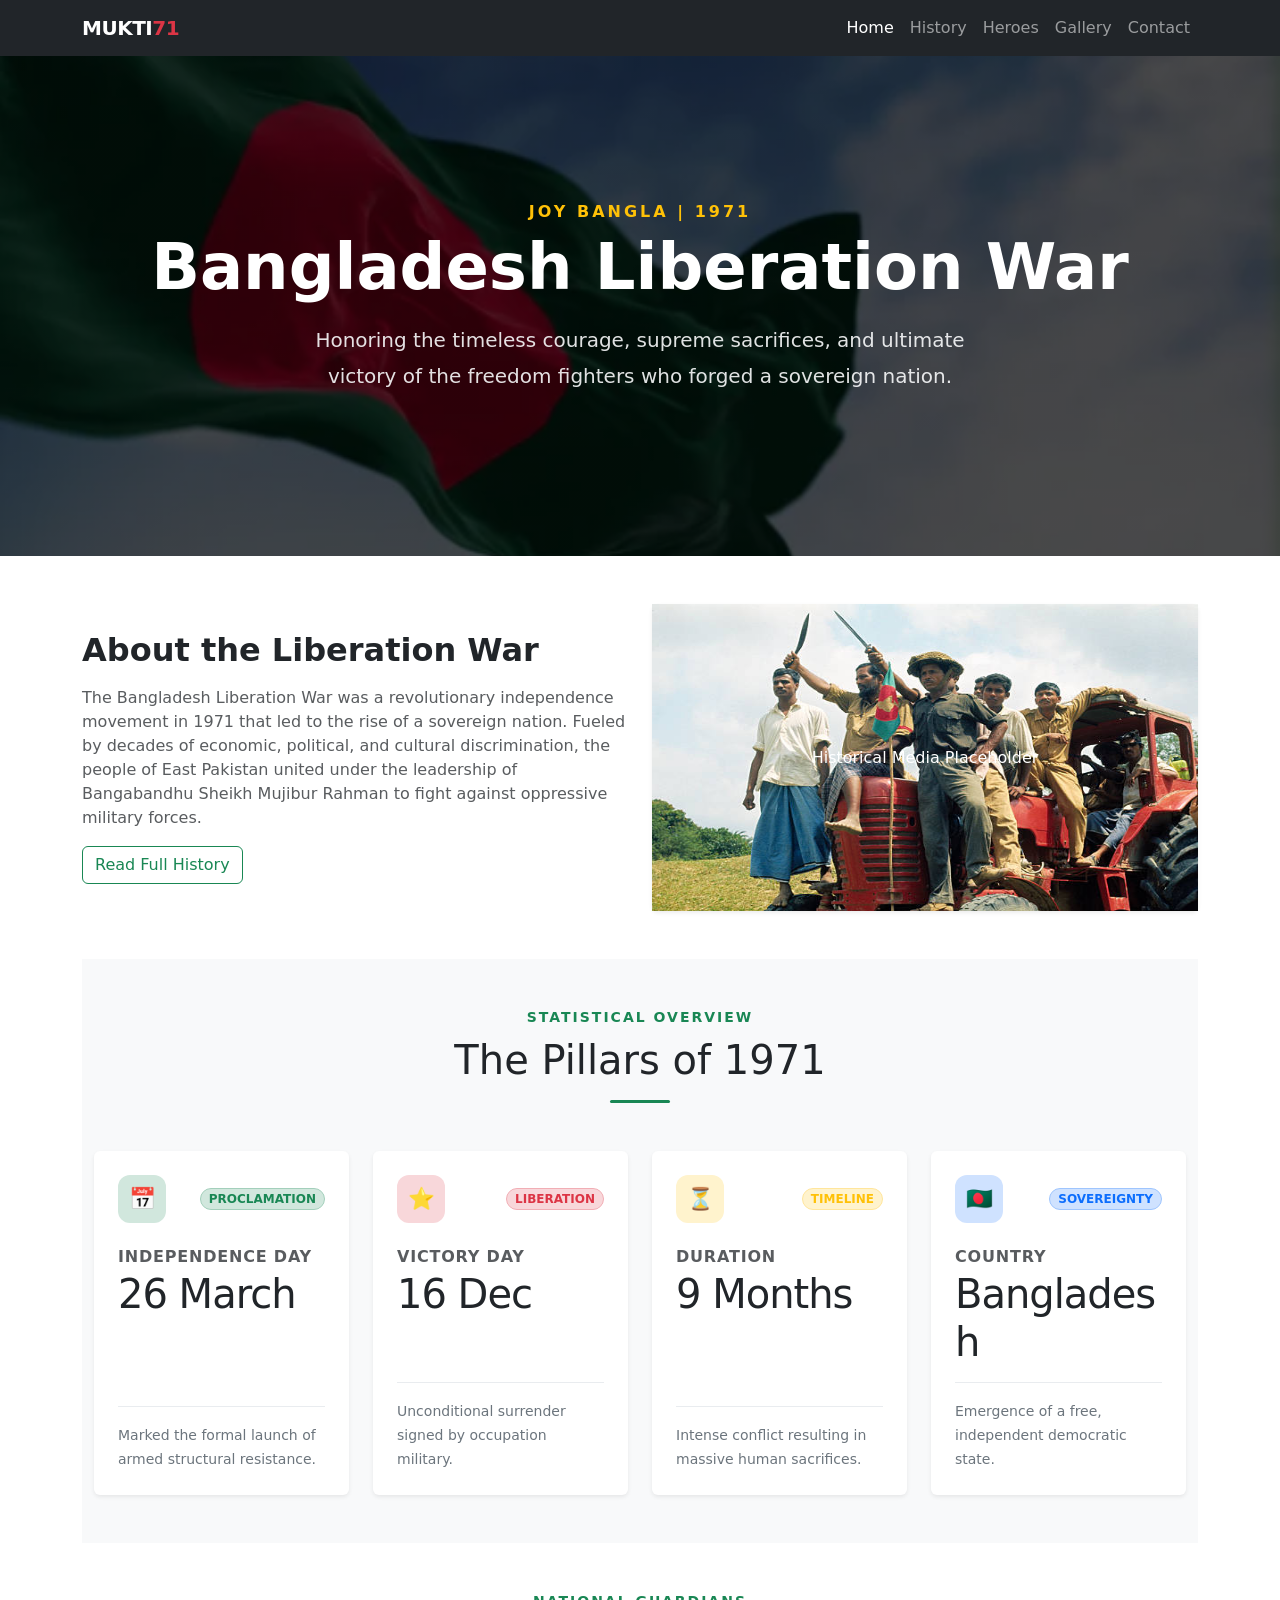
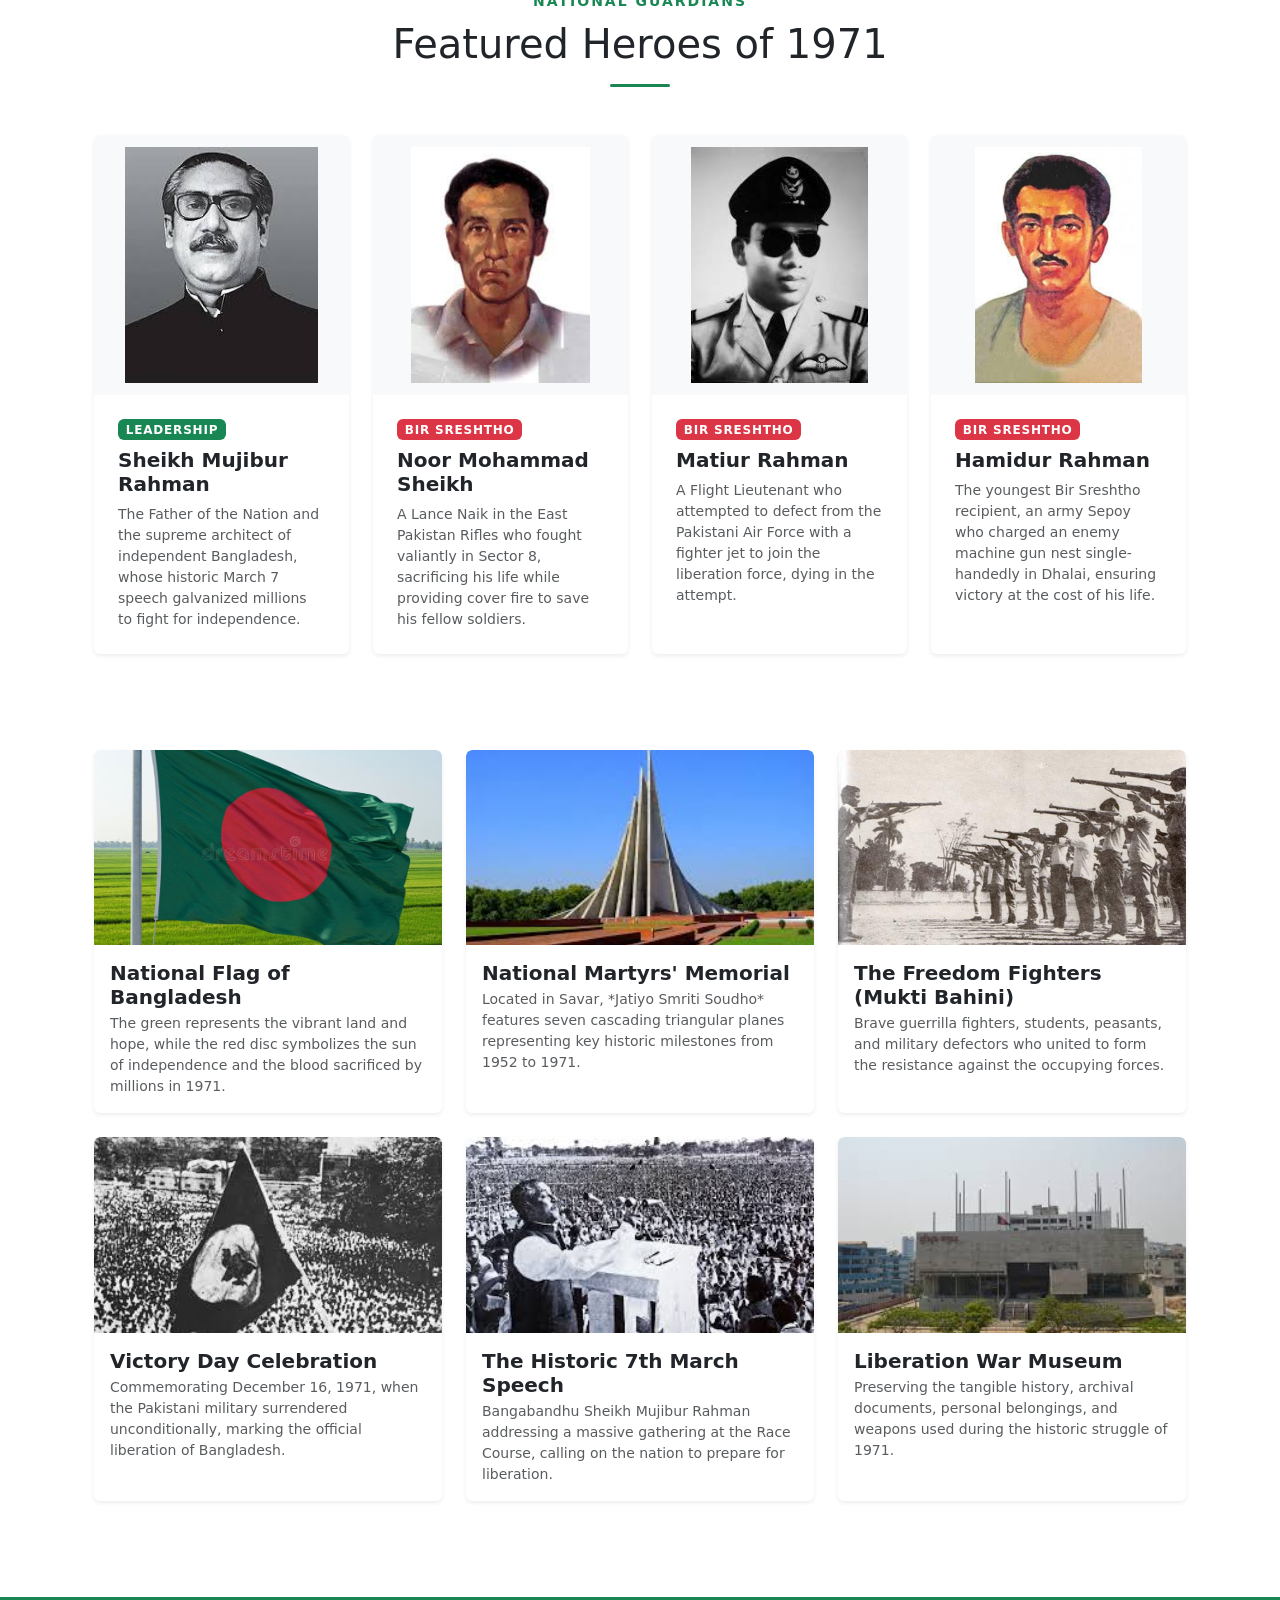
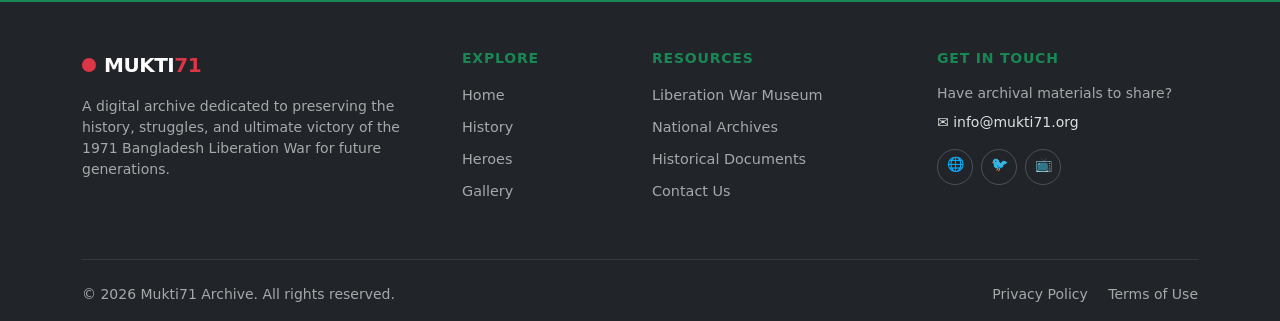
<file: index.html>
<!DOCTYPE html>
<html lang="en">

<head>
    <meta charset="UTF-8">
    <meta name="viewport" content="width=device-width, initial-scale=1.0">
    <title>Liberation War</title>
    <link rel="stylesheet" href="css/style.css">
    <link rel="stylesheet" href="bootstrap-5.3.8-dist/css/bootstrap.min.css">
</head>

<body>

    <nav class="navbar navbar-expand-lg navbar-dark bg-dark sticky-top">
        <div class="container">
            <a class="navbar-brand d-flex align-items-center" href="index.html">
                <span class="fw-bold tracking-tight">MUKTI<span class="text-danger">71</span></span>
            </a>

            <button class="navbar-toggler" type="button" data-bs-toggle="collapse" data-bs-target="#mainNavbar"
                aria-controls="mainNavbar" aria-expanded="false" aria-label="Toggle navigation">
                <span class="navbar-toggler-icon"></span>
            </button>

            <div class="collapse navbar-collapse" id="mainNavbar">
                <ul class="navbar-nav ms-auto mb-2 mb-lg-0">
                    <li class="nav-item">
                        <a class="nav-link active" aria-current="page" href="index.html">Home</a>
                    </li>
                    <li class="nav-item">
                        <a class="nav-link" href="history.html">History</a>
                    </li>
                    <li class="nav-item">
                        <a class="nav-link" href="heroes.html">Heroes</a>
                    </li>
                    <li class="nav-item">
                        <a class="nav-link" href="gallery.html">Gallery</a>
                    </li>
                    <li class="nav-item">
                        <a class="nav-link" href="contact.html">Contact</a>
                    </li>
                </ul>
            </div>
        </div>
    </nav>

    <section class="hero-banner d-flex align-items-center text-center text-white">
        <div class="container py-5">
            <h6 class="text-uppercase text-warning fw-bold mb-2 tracking-wide">
                Joy Bangla | 1971
            </h6>

            <h1 class="display-3 fw-bold mb-3">
                Bangladesh Liberation War
            </h1>

            <p class="lead mx-auto text-light style-p">
                Honoring the timeless courage, supreme sacrifices, and ultimate victory of the freedom fighters who
                forged a sovereign nation.
            </p>
        </div>
    </section>

    <main class="container py-5">

        <section id="about" class="mb-5">
            <div class="row align-items-center">
                <div class="col-lg-6">
                    <h2 class="fw-bold mb-3">About the Liberation War</h2>
                    <p class="text-muted">The Bangladesh Liberation War was a revolutionary independence movement in
                        1971 that led to the rise of a sovereign nation. Fueled by decades of economic, political, and
                        cultural discrimination, the people of East Pakistan united under the leadership of Bangabandhu
                        Sheikh Mujibur Rahman to fight against oppressive military forces.</p>
                    <a href="history.html" class="btn btn-outline-success">Read Full History</a>
                </div>
                <div class="col-lg-6 mt-4 mt-lg-0">
                    <div class="ratio ratio-16x9 bg-secondary rounded shadow-sm">
                        <img src="images/libaration.png.jpg" alt="">
                        <div class="d-flex align-items-center justify-content-center text-white">Historical Media
                            Placeholder</div>
                    </div>
                </div>
            </div>
        </section>

        <section class="py-5 fact-analytics-section bg-light">
            <div class="container">
                <div class="text-center mb-5">
                    <span class="text-uppercase text-success fw-bold small tracking-widest d-block mb-2">Statistical
                        Overview</span>
                    <h2 class="fw-extrabold text-dark display-6 mb-3">The Pillars of 1971</h2>
                    <div class="heading-line mx-auto"></div>
                </div>

                <div class="row g-4 justify-content-center">

                    <div class="col-12 col-sm-6 col-lg-3">
                        <div
                            class="card h-100 border-0 shadow-sm professional-fact-card position-relative overflow-hidden">
                            <div class="card-body p-4 d-flex flex-column justify-content-between">
                                <div>
                                    <div class="d-flex align-items-center justify-content-between mb-4">
                                        <div class="icon-box bg-success-subtle text-success">
                                            📅
                                        </div>
                                        <span
                                            class="badge rounded-pill bg-success-subtle text-success border border-success-subtle px-2 py-1 small fw-bold">PROCLAMATION</span>
                                    </div>
                                    <h3 class="h6 text-uppercase tracking-wider text-muted fw-bold mb-1">Independence
                                        Day</h3>
                                    <p class="display-6 fw-extrabold text-dark mb-0 font-numeric">26 March</p>
                                </div>
                                <div class="pt-3 mt-3 border-top border-light-subtle">
                                    <span class="small text-secondary fw-medium">Marked the formal launch of armed
                                        structural resistance.</span>
                                </div>
                            </div>
                        </div>
                    </div>

                    <div class="col-12 col-sm-6 col-lg-3">
                        <div
                            class="card h-100 border-0 shadow-sm professional-fact-card position-relative overflow-hidden">
                            <div class="card-body p-4 d-flex flex-column justify-content-between">
                                <div>
                                    <div class="d-flex align-items-center justify-content-between mb-4">
                                        <div class="icon-box bg-danger-subtle text-danger">
                                            ⭐
                                        </div>
                                        <span
                                            class="badge rounded-pill bg-danger-subtle text-danger border border-danger-subtle px-2 py-1 small fw-bold">LIBERATION</span>
                                    </div>
                                    <h3 class="h6 text-uppercase tracking-wider text-muted fw-bold mb-1">Victory Day
                                    </h3>
                                    <p class="display-6 fw-extrabold text-dark mb-0 font-numeric">16 Dec</p>
                                </div>
                                <div class="pt-3 mt-3 border-top border-light-subtle">
                                    <span class="small text-secondary fw-medium">Unconditional surrender signed by
                                        occupation military.</span>
                                </div>
                            </div>
                        </div>
                    </div>

                    <div class="col-12 col-sm-6 col-lg-3">
                        <div
                            class="card h-100 border-0 shadow-sm professional-fact-card position-relative overflow-hidden">
                            <div class="card-body p-4 d-flex flex-column justify-content-between">
                                <div>
                                    <div class="d-flex align-items-center justify-content-between mb-4">
                                        <div class="icon-box bg-warning-subtle text-warning">
                                            ⏳
                                        </div>
                                        <span
                                            class="badge rounded-pill bg-warning-subtle text-warning border border-warning-subtle px-2 py-1 small fw-bold">TIMELINE</span>
                                    </div>
                                    <h3 class="h6 text-uppercase tracking-wider text-muted fw-bold mb-1">Duration</h3>
                                    <p class="display-6 fw-extrabold text-dark mb-0 font-numeric">9 Months</p>
                                </div>
                                <div class="pt-3 mt-3 border-top border-light-subtle">
                                    <span class="small text-secondary fw-medium">Intense conflict resulting in massive
                                        human sacrifices.</span>
                                </div>
                            </div>
                        </div>
                    </div>

                    <div class="col-12 col-sm-6 col-lg-3">
                        <div
                            class="card h-100 border-0 shadow-sm professional-fact-card position-relative overflow-hidden">
                            <div class="card-body p-4 d-flex flex-column justify-content-between">
                                <div>
                                    <div class="d-flex align-items-center justify-content-between mb-4">
                                        <div class="icon-box bg-primary-subtle text-primary">
                                            🇧🇩
                                        </div>
                                        <span
                                            class="badge rounded-pill bg-primary-subtle text-primary border border-primary-subtle px-2 py-1 small fw-bold">SOVEREIGNTY</span>
                                    </div>
                                    <h3 class="h6 text-uppercase tracking-wider text-muted fw-bold mb-1">Country</h3>
                                    <p class="display-6 fw-extrabold text-dark mb-0 font-numeric">Bangladesh</p>
                                </div>
                                <div class="pt-3 mt-3 border-top border-light-subtle">
                                    <span class="small text-secondary fw-medium">Emergence of a free, independent
                                        democratic state.</span>
                                </div>
                            </div>
                        </div>
                    </div>

                </div>
            </div>
        </section>

        <section class="container py-5">
            <div class="text-center mb-5">
                <span class="text-uppercase text-success fw-bold small tracking-widest d-block mb-2">National Guardians</span>
                <h2 class="fw-extrabold text-dark display-6 mb-3">Featured Heroes of 1971</h2>
                <div class="heading-line mx-auto"></div>
            </div>

            <div class="row g-4 justify-content-center">

                <div class="col-12 col-md-6 col-lg-3">
                    <div class="card h-100 border-0 shadow-sm hero-card">
                        <div class="portrait-container bg-light">
                            <img src="/images/mujibur.jpg" class="hero-card-img" alt="Sheikh Mujibur Rahman">
                        </div>
                        <div class="card-body p-4 d-flex flex-column">
                            <span class="badge bg-success mb-2 align-self-start text-uppercase tracking-wider">Leadership</span>
                            <h5 class="card-title fw-bold mb-2 text-dark">Sheikh Mujibur Rahman</h5>
                            <p class="card-text text-muted small flex-grow-1">
                                The Father of the Nation and the supreme architect of independent Bangladesh, whose
                                historic March 7 speech galvanized millions to fight for independence.
                            </p>
                        </div>
                    </div>
                </div>

                <div class="col-12 col-md-6 col-lg-3">
                    <div class="card h-100 border-0 shadow-sm hero-card">
                        <div class="portrait-container bg-light">
                            <img src="/images/noor.jpg" class="hero-card-img" alt="Noor Mohammad Sheikh">
                        </div>
                        <div class="card-body p-4 d-flex flex-column">
                            <span class="badge bg-danger mb-2 align-self-start text-uppercase tracking-wider">Bir Sreshtho</span>
                            <h5 class="card-title fw-bold mb-2 text-dark">Noor Mohammad Sheikh</h5>
                            <p class="card-text text-muted small flex-grow-1">
                                A Lance Naik in the East Pakistan Rifles who fought valiantly in Sector 8, sacrificing
                                his life while providing cover fire to save his fellow soldiers.
                            </p>
                        </div>
                    </div>
                </div>

                <div class="col-12 col-md-6 col-lg-3">
                    <div class="card h-100 border-0 shadow-sm hero-card">
                        <div class="portrait-container bg-light">
                            <img src="images/matiur.jpg" class="hero-card-img" alt="Matiur Rahman">
                        </div>
                        <div class="card-body p-4 d-flex flex-column">
                            <span class="badge bg-danger mb-2 align-self-start text-uppercase tracking-wider">Bir Sreshtho</span>
                            <h5 class="card-title fw-bold mb-2 text-dark">Matiur Rahman</h5>
                            <p class="card-text text-muted small flex-grow-1">
                                A Flight Lieutenant who attempted to defect from the Pakistani Air Force with a fighter
                                jet to join the liberation force, dying in the attempt.
                            </p>
                        </div>
                    </div>
                </div>

                <div class="col-12 col-md-6 col-lg-3">
                    <div class="card h-100 border-0 shadow-sm hero-card">
                        <div class="portrait-container bg-light">
                            <img src="/images/hamidur.jpg" class="hero-card-img" alt="Hamidur Rahman">
                        </div>
                        <div class="card-body p-4 d-flex flex-column">
                            <span class="badge bg-danger mb-2 align-self-start text-uppercase tracking-wider">Bir Sreshtho</span>
                            <h5 class="card-title fw-bold mb-2 text-dark">Hamidur Rahman</h5>
                            <p class="card-text text-muted small flex-grow-1">
                                The youngest Bir Sreshtho recipient, an army Sepoy who charged an enemy machine gun nest
                                single-handedly in Dhalai, ensuring victory at the cost of his life.
                            </p>
                        </div>
                    </div>
                </div>

            </div>
        </section>

        <section class="container py-5">
            <div class="row g-4">

                <div class="col-12 col-md-6 col-lg-4">
                    <div class="card border-0 shadow-sm h-100 overflow-hidden gallery-card">
                        <div class="ratio ratio-16x9 overflow-hidden rounded-top">
                            <img src="images/flag.jpg" class="card-img-top object-fit-cover"
                                alt="National Martyrs Memorial Savar">
                        </div>
                        <div class="card-body p-3">
                            <h5 class="fw-bold mb-1 text-dark">National Flag of Bangladesh</h5>
                            <p class="card-text text-muted small mb-0">
                                The green represents the vibrant land and hope, while the red disc symbolizes the sun of
                                independence and the blood sacrificed by millions in 1971.
                            </p>
                        </div>
                    </div>
                </div>

                <div class="col-12 col-md-6 col-lg-4">
                    <div class="card border-0 shadow-sm h-100 overflow-hidden gallery-card">
                        <div class="ratio ratio-16x9 overflow-hidden rounded-top">
                            <img src="images/Memorial.jpg" class="card-img-top object-fit-cover"
                                alt="National Martyrs Memorial Savar">
                        </div>
                        <div class="card-body p-3">
                            <h5 class="fw-bold mb-1 text-dark">National Martyrs' Memorial</h5>
                            <p class="card-text text-muted small mb-0">
                                Located in Savar, *Jatiyo Smriti Soudho* features seven cascading triangular planes
                                representing key historic milestones from 1952 to 1971.
                            </p>
                        </div>
                    </div>
                </div>

                <div class="col-12 col-md-6 col-lg-4">
                    <div class="card border-0 shadow-sm h-100 overflow-hidden gallery-card">
                        <div class="ratio ratio-16x9 overflow-hidden rounded-top">
                            <img src="images/Mukti-Bahini.jpg" class="card-img-top object-fit-cover"
                                alt="National Martyrs Memorial Savar">
                        </div>
                        <div class="card-body p-3">
                            <h5 class="fw-bold mb-1 text-dark">The Freedom Fighters (Mukti Bahini)</h5>
                            <p class="card-text text-muted small mb-0">
                                Brave guerrilla fighters, students, peasants, and military defectors who united to form
                                the resistance against the occupying forces.
                            </p>
                        </div>
                    </div>
                </div>

                <div class="col-12 col-md-6 col-lg-4">
                    <div class="card border-0 shadow-sm h-100 overflow-hidden gallery-card">
                        <div class="ratio ratio-16x9 overflow-hidden rounded-top">
                            <img src="images/victory.jpg" class="card-img-top object-fit-cover"
                                alt="National Martyrs Memorial Savar">
                        </div>
                        <div class="card-body p-3">
                            <h5 class="fw-bold mb-1 text-dark">Victory Day Celebration</h5>
                            <p class="card-text text-muted small mb-0">
                                Commemorating December 16, 1971, when the Pakistani military surrendered
                                unconditionally, marking the official liberation of Bangladesh.
                            </p>
                        </div>
                    </div>
                </div>

                <div class="col-12 col-md-6 col-lg-4">
                    <div class="card border-0 shadow-sm h-100 overflow-hidden gallery-card">
                        <div class="ratio ratio-16x9 overflow-hidden rounded-top">
                            <img src="images/speech.jpg" class="card-img-top object-fit-cover"
                                alt="National Martyrs Memorial Savar">
                        </div>
                        <div class="card-body p-3">
                            <h5 class="fw-bold mb-1 text-dark">The Historic 7th March Speech</h5>
                            <p class="card-text text-muted small mb-0">
                                Bangabandhu Sheikh Mujibur Rahman addressing a massive gathering at the Race Course,
                                calling on the nation to prepare for liberation.
                            </p>
                        </div>
                    </div>
                </div>

                <div class="col-12 col-md-6 col-lg-4">
                    <div class="card border-0 shadow-sm h-100 overflow-hidden gallery-card">
                        <div class="ratio ratio-16x9 overflow-hidden rounded-top">
                            <img src="images/LiberationMuseum.jpg" class="card-img-top object-fit-cover"
                                alt="National Martyrs Memorial Savar">
                        </div>
                        <div class="card-body p-3">
                            <h5 class="fw-bold mb-1 text-dark">Liberation War Museum</h5>
                            <p class="card-text text-muted small mb-0">
                                Preserving the tangible history, archival documents, personal belongings, and weapons
                                used during the historic struggle of 1971.
                            </p>
                        </div>
                    </div>
                </div>

            </div>
        </section>

    </main>

    <footer class="footer-section bg-dark text-white pt-5 pb-3">
        <div class="container">
            <div class="row g-4 mb-5">

                <div class="col-12 col-md-4">
                    <div class="d-flex align-items-center mb-3">
                        <span class="logo-circle me-2"></span>
                        <span class="fw-bold fs-5 tracking-tight">MUKTI<span class="text-danger">71</span></span>
                    </div>
                    <p class="small text-light-50 pe-md-4 mb-0">
                        A digital archive dedicated to preserving the history, struggles, and ultimate victory of the
                        1971 Bangladesh Liberation War for future generations.
                    </p>
                </div>

                <div class="col-6 col-md-2">
                    <h6 class="text-uppercase fw-bold text-success mb-3 small tracking-wider">Explore</h6>
                    <ul class="list-unstyled footer-links mb-0">
                        <li><a href="index.html">Home</a></li>
                        <li><a href="history.html">History</a></li>
                        <li><a href="heroes.html">Heroes</a></li>
                        <li><a href="gallery.html">Gallery</a></li>
                    </ul>
                </div>

                <div class="col-6 col-md-3">
                    <h6 class="text-uppercase fw-bold text-success mb-3 small tracking-wider">Resources</h6>
                    <ul class="list-unstyled footer-links mb-0">
                        <li><a href="#" target="_blank" rel="noopener">Liberation War Museum</a></li>
                        <li><a href="#" target="_blank" rel="noopener">National Archives</a></li>
                        <li><a href="#" target="_blank" rel="noopener">Historical Documents</a></li>
                        <li><a href="contact.html">Contact Us</a></li>
                    </ul>
                </div>

                <div class="col-12 col-md-3">
                    <h6 class="text-uppercase fw-bold text-success mb-3 small tracking-wider">Get in Touch</h6>
                    <p class="small text-light-50 mb-2">Have archival materials to share?</p>
                    <a href="mailto:info@mukti71.org" class="footer-email text-decoration-none d-block mb-3 small">
                        ✉ info@mukti71.org
                    </a>
                    <div class="d-flex gap-2 social-icon-grid">
                        <a href="#" class="social-btn btn btn-sm btn-outline-light rounded-circle"
                            aria-label="Facebook">🌐</a>
                        <a href="#" class="social-btn btn btn-sm btn-outline-light rounded-circle"
                            aria-label="X (Twitter)">🐦</a>
                        <a href="#" class="social-btn btn btn-sm btn-outline-light rounded-circle"
                            aria-label="YouTube">📺</a>
                    </div>
                </div>

            </div>

            <hr class="border-secondary my-4">

            <div class="row align-items-center">
                <div class="col-md-6 text-center text-md-start mb-2 mb-md-0">
                    <p class="mb-0 small text-light-50">
                        &copy; 2026 Mukti71 Archive. All rights reserved.
                    </p>
                </div>
                <div class="col-md-6 text-center text-md-end">
                    <div class="small footer-legal-links">
                        <a href="#" class="text-decoration-none text-light-50 me-3">Privacy Policy</a>
                        <a href="#" class="text-decoration-none text-light-50">Terms of Use</a>
                    </div>
                </div>
            </div>

        </div>
    </footer>

    <script src="bootstrap-5.3.8-dist/js/bootstrap.bundle.js"></script>
    <script src="bootstrap-5.3.8-dist/js/bootstrap.bundle.min.js"></script>
</body>

</html>
</file>
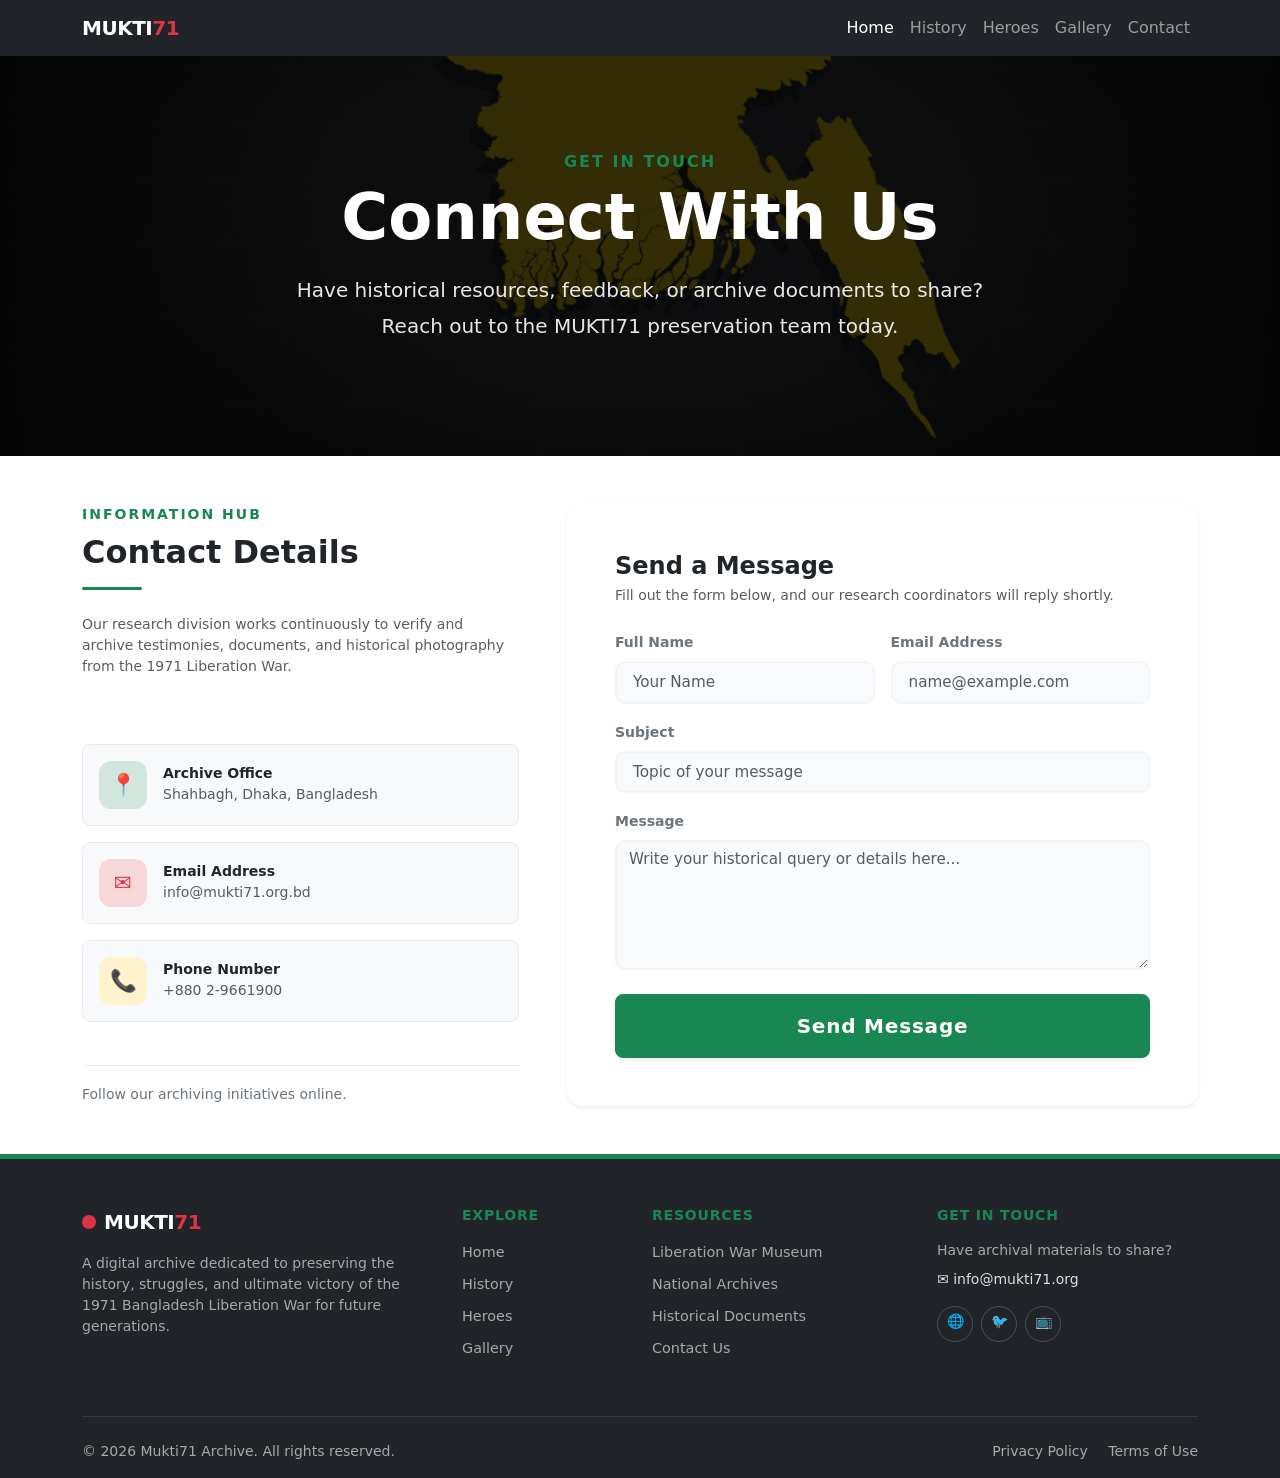
<file: contact.html>
<!DOCTYPE html>
<html lang="en">

<head>
    <meta charset="UTF-8">
    <meta name="viewport" content="width=device-width, initial-scale=1.0">
    <title>Liberation War</title>
    <link rel="stylesheet" href="css/style.css">
    <link rel="stylesheet" href="bootstrap-5.3.8-dist/css/bootstrap.min.css">
</head>

<body>

    <nav class="navbar navbar-expand-lg navbar-dark bg-dark sticky-top">
        <div class="container">
            <a class="navbar-brand d-flex align-items-center" href="index.html">
                <span class="fw-bold tracking-tight">MUKTI<span class="text-danger">71</span></span>
            </a>

            <button class="navbar-toggler" type="button" data-bs-toggle="collapse" data-bs-target="#mainNavbar"
                aria-controls="mainNavbar" aria-expanded="false" aria-label="Toggle navigation">
                <span class="navbar-toggler-icon"></span>
            </button>

            <div class="collapse navbar-collapse" id="mainNavbar">
                <ul class="navbar-nav ms-auto mb-2 mb-lg-0">
                    <li class="nav-item">
                        <a class="nav-link active" aria-current="page" href="index.html">Home</a>
                    </li>
                    <li class="nav-item">
                        <a class="nav-link" href="history.html">History</a>
                    </li>
                    <li class="nav-item">
                        <a class="nav-link" href="heroes.html">Heroes</a>
                    </li>
                    <li class="nav-item">
                        <a class="nav-link" href="gallery.html">Gallery</a>
                    </li>
                    <li class="nav-item">
                        <a class="nav-link" href="contact.html">Contact</a>
                    </li>
                </ul>
            </div>
        </div>
    </nav> <!-- Contact Banner Section -->
    <section class="hero-banner-contact d-flex align-items-center text-center text-white">
        <div class="container py-5">
            <h6 class="text-uppercase text-success fw-bold mb-2 tracking-widest">
                Get In Touch
            </h6>
            <h1 class="display-3 fw-bold mb-3">
                Connect With Us
            </h1>
            <p class="lead mx-auto style-p">
                Have historical resources, feedback, or archive documents to share? Reach out to the MUKTI71 preservation team today.
            </p>
        </div>
    </section>

    <!-- Main Contact Content Section -->
    <main class="container py-5">
        <div class="row g-5 align-items-stretch">
            
            <!-- Column 1: Info & Details Panels -->
            <div class="col-lg-5">
                <div class="h-100 d-flex flex-column justify-content-between">
                    <div>
                        <span class="text-uppercase text-success fw-bold small tracking-widest d-block mb-2">Information Hub</span>
                        <h2 class="fw-extrabold text-dark mb-3">Contact Details</h2>
                        <div class="heading-line mb-4"></div>
                        <p class="text-muted small mb-4">
                            Our research division works continuously to verify and archive testimonies, documents, and historical photography from the 1971 Liberation War.
                        </p>
                    </div>

                    <!-- Visual Contact Cards Block -->
                    <div class="d-flex flex-column gap-3 my-4">
                        
                        <!-- Location Detail -->
                        <div class="d-flex align-items-center p-3 bg-light rounded-3 border border-light-subtle">
                            <div class="icon-box bg-success-subtle text-success me-3 flex-shrink-0">📍</div>
                            <div>
                                <h6 class="fw-bold mb-0 text-dark small">Archive Office</h6>
                                <span class="text-muted small">Shahbagh, Dhaka, Bangladesh</span>
                            </div>
                        </div>

                        <!-- Email Detail -->
                        <div class="d-flex align-items-center p-3 bg-light rounded-3 border border-light-subtle">
                            <div class="icon-box bg-danger-subtle text-danger me-3 flex-shrink-0">✉️</div>
                            <div>
                                <h6 class="fw-bold mb-0 text-dark small">Email Address</h6>
                                <span class="text-muted small">info@mukti71.org.bd</span>
                            </div>
                        </div>

                        <!-- Phone Detail -->
                        <div class="d-flex align-items-center p-3 bg-light rounded-3 border border-light-subtle">
                            <div class="icon-box bg-warning-subtle text-warning me-3 flex-shrink-0">📞</div>
                            <div>
                                <h6 class="fw-bold mb-0 text-dark small">Phone Number</h6>
                                <span class="text-muted small">+880 2-9661900</span>
                            </div>
                        </div>

                    </div>

                    <!-- Minimal Social Area -->
                    <div class="pt-3 border-top border-light-subtle">
                        <span class="small text-secondary fw-medium">Follow our archiving initiatives online.</span>
                    </div>
                </div>
            </div>

            <!-- Column 2: Modern Bootstrap Form Box -->
            <div class="col-lg-7">
                <div class="card border-0 shadow-sm p-4 p-md-5 rounded-4 contact-form-card">
                    <h3 class="h4 fw-bold text-dark mb-1">Send a Message</h3>
                    <p class="text-muted small mb-4">Fill out the form below, and our research coordinators will reply shortly.</p>
                    
                    <form action="#" method="POST" class="needs-validation" novalidate>
                        <div class="row g-3">
                            <!-- Full Name -->
                            <div class="col-md-6">
                                <label for="contactName" class="form-label small fw-bold text-secondary">Full Name</label>
                                <input type="text" class="form-control form-control-lg custom-input" id="contactName" placeholder="Your Name" required>
                            </div>
                            
                            <!-- Email Address -->
                            <div class="col-md-6">
                                <label for="contactEmail" class="form-label small fw-bold text-secondary">Email Address</label>
                                <input type="email" class="form-control form-control-lg custom-input" id="contactEmail" placeholder="name@example.com" required>
                            </div>

                            <!-- Subject Field -->
                            <div class="col-12">
                                <label for="contactSubject" class="form-label small fw-bold text-secondary">Subject</label>
                                <input type="text" class="form-control form-control-lg custom-input" id="contactSubject" placeholder="Topic of your message" required>
                            </div>

                            <!-- Message Box -->
                            <div class="col-12">
                                <label for="contactMessage" class="form-label small fw-bold text-secondary">Message</label>
                                <textarea class="form-control custom-input" id="contactMessage" rows="5" placeholder="Write your historical query or details here..." required></textarea>
                            </div>

                            <!-- Submit Button -->
                            <div class="col-12 pt-2">
                                <button type="submit" class="btn btn-success btn-lg w-100 fw-bold tracking-wider py-3 shadow-sm rounded-3 hover-btn">
                                    Send Message
                                </button>
                            </div>
                        </div>
                    </form>
                </div>
            </div>

        </div>
    </main>
 <footer class="footer-section bg-dark text-white pt-5 pb-3">
        <div class="container">
            <div class="row g-4 mb-5">

                <div class="col-12 col-md-4">
                    <div class="d-flex align-items-center mb-3">
                        <span class="logo-circle me-2"></span>
                        <span class="fw-bold fs-5 tracking-tight">MUKTI<span class="text-danger">71</span></span>
                    </div>
                    <p class="small text-light-50 pe-md-4 mb-0">
                        A digital archive dedicated to preserving the history, struggles, and ultimate victory of the
                        1971 Bangladesh Liberation War for future generations.
                    </p>
                </div>

                <div class="col-6 col-md-2">
                    <h6 class="text-uppercase fw-bold text-success mb-3 small tracking-wider">Explore</h6>
                    <ul class="list-unstyled footer-links mb-0">
                        <li><a href="index.html">Home</a></li>
                        <li><a href="history.html">History</a></li>
                        <li><a href="heroes.html">Heroes</a></li>
                        <li><a href="gallery.html">Gallery</a></li>
                    </ul>
                </div>

                <div class="col-6 col-md-3">
                    <h6 class="text-uppercase fw-bold text-success mb-3 small tracking-wider">Resources</h6>
                    <ul class="list-unstyled footer-links mb-0">
                        <li><a href="#" target="_blank" rel="noopener">Liberation War Museum</a></li>
                        <li><a href="#" target="_blank" rel="noopener">National Archives</a></li>
                        <li><a href="#" target="_blank" rel="noopener">Historical Documents</a></li>
                        <li><a href="contact.html">Contact Us</a></li>
                    </ul>
                </div>

                <div class="col-12 col-md-3">
                    <h6 class="text-uppercase fw-bold text-success mb-3 small tracking-wider">Get in Touch</h6>
                    <p class="small text-light-50 mb-2">Have archival materials to share?</p>
                    <a href="mailto:info@mukti71.org" class="footer-email text-decoration-none d-block mb-3 small">
                        ✉ info@mukti71.org
                    </a>
                    <div class="d-flex gap-2 social-icon-grid">
                        <a href="#" class="social-btn btn btn-sm btn-outline-light rounded-circle"
                            aria-label="Facebook">🌐</a>
                        <a href="#" class="social-btn btn btn-sm btn-outline-light rounded-circle"
                            aria-label="X (Twitter)">🐦</a>
                        <a href="#" class="social-btn btn btn-sm btn-outline-light rounded-circle"
                            aria-label="YouTube">📺</a>
                    </div>
                </div>

            </div>

            <hr class="border-secondary my-4">

            <div class="row align-items-center">
                <div class="col-md-6 text-center text-md-start mb-2 mb-md-0">
                    <p class="mb-0 small text-light-50">
                        &copy; 2026 Mukti71 Archive. All rights reserved.
                    </p>
                </div>
                <div class="col-md-6 text-center text-md-end">
                    <div class="small footer-legal-links">
                        <a href="#" class="text-decoration-none text-light-50 me-3">Privacy Policy</a>
                        <a href="#" class="text-decoration-none text-light-50">Terms of Use</a>
                    </div>
                </div>
            </div>

        </div>
    </footer>

    <script src="bootstrap-5.3.8-dist/js/bootstrap.bundle.js"></script>
    <script src="bootstrap-5.3.8-dist/js/bootstrap.bundle.min.js"></script>
</body>

</html>
</file>
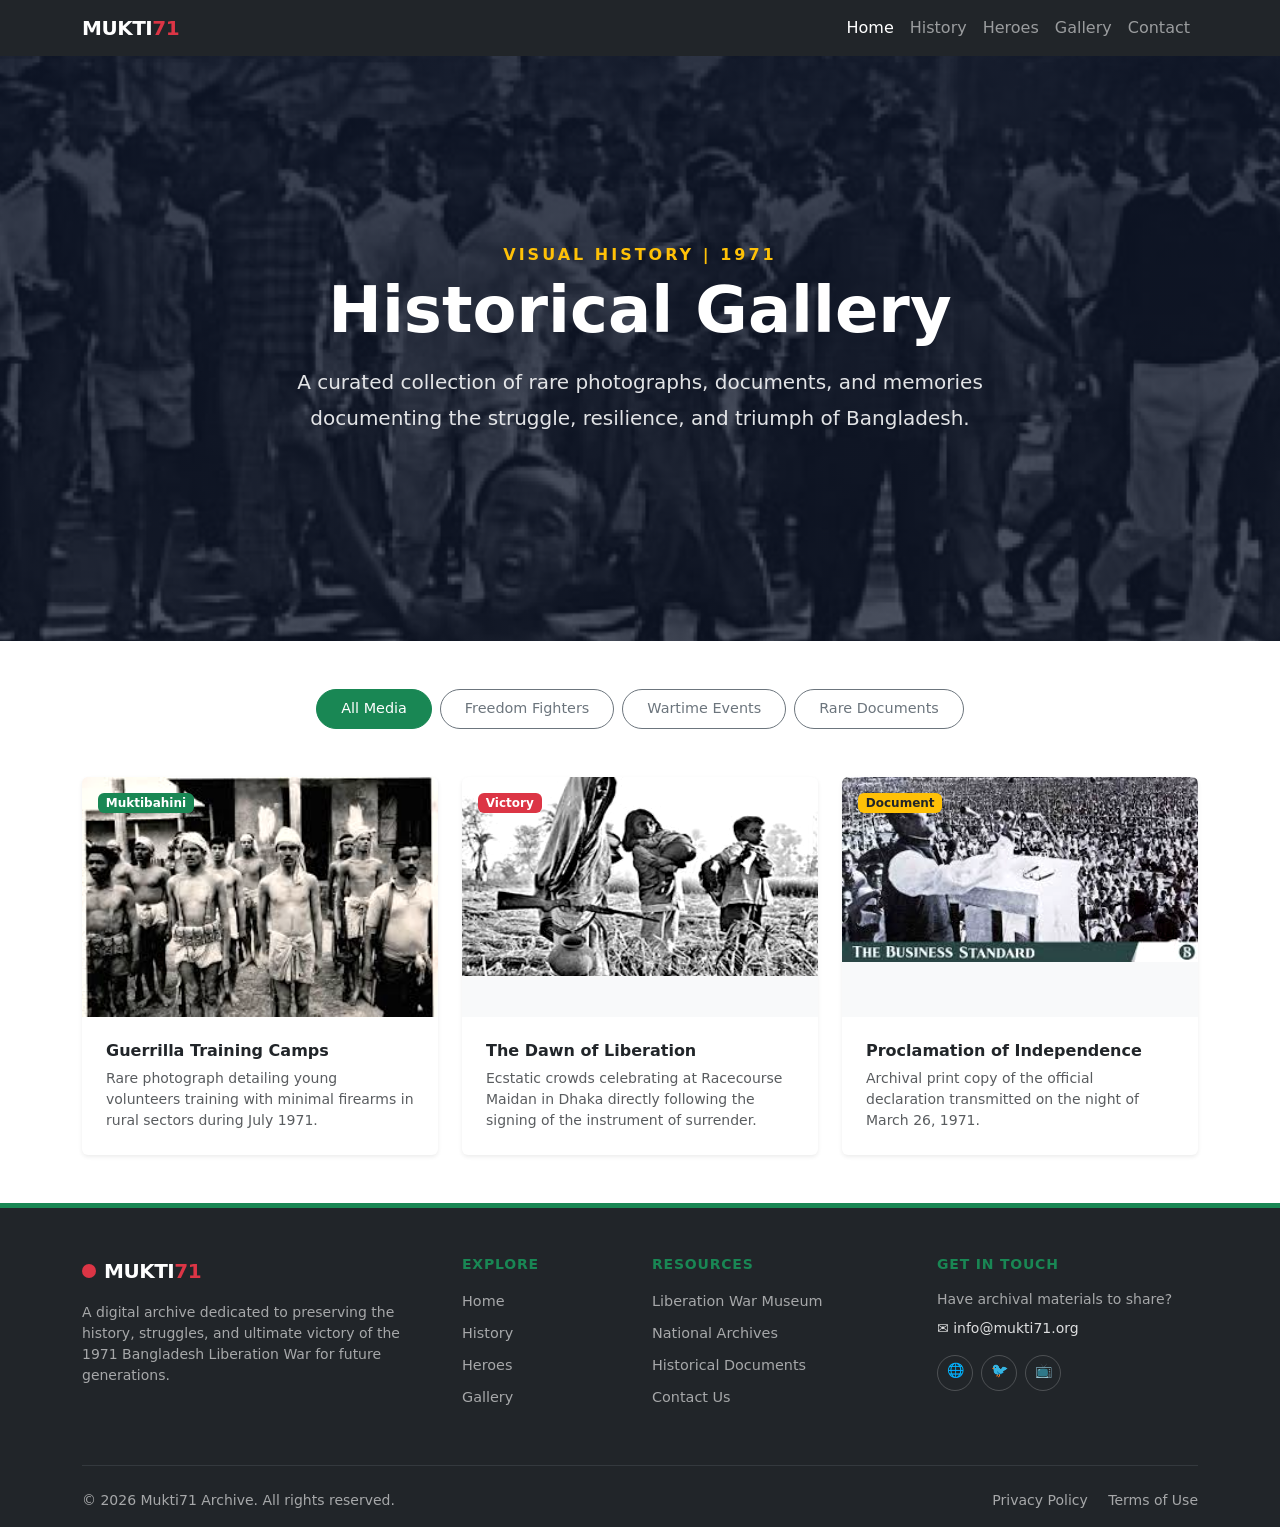
<file: gallery.html>
<!DOCTYPE html>
<html lang="en">

<head>
    <meta charset="UTF-8">
    <meta name="viewport" content="width=device-width, initial-scale=1.0">
   <title>Liberation War</title>
    <link class="link-style" rel="stylesheet" href="css/style.css">
    <link class="link-bootstrap" rel="stylesheet" href="bootstrap-5.3.8-dist/css/bootstrap.min.css">
</head>

<body>

    <nav class="navbar navbar-expand-lg navbar-dark bg-dark sticky-top">
        <div class="container">

            <a class="navbar-brand d-flex align-items-center" href="index.html">
                <span class="fw-bold tracking-tight">MUKTI<span class="text-danger">71</span></span>
            </a>

            <button class="navbar-toggler" type="button" data-bs-toggle="collapse" data-bs-target="#mainNavbar"
                aria-controls="mainNavbar" aria-expanded="false" aria-label="Toggle navigation">
                <span class="navbar-toggler-icon"></span>
            </button>

            <div class="collapse navbar-collapse" id="mainNavbar">
                <ul class="navbar-nav ms-auto mb-2 mb-lg-0">
                    <li class="nav-item">
                        <a class="nav-link active" aria-current="page" href="index.html">Home</a>
                    </li>
                    <li class="nav-item">
                        <a class="nav-link" href="history.html">History</a>
                    </li>
                    <li class="nav-item">
                        <a class="nav-link" href="heroes.html">Heroes</a>
                    </li>
                    <li class="nav-item">
                        <a class="nav-link" href="gallery.html">Gallery</a>
                    </li>
                    <li class="nav-item">
                        <a class="nav-link" href="contact.html">Contact</a>
                    </li>
                </ul>
            </div>

        </div>
    </nav>

    <section class="gallery-banner d-flex align-items-center text-center text-white position-relative">
        <div class="container py-5 z-1">
            <h6 class="text-uppercase text-warning fw-bold mb-2 tracking-wide">
                Visual History | 1971
            </h6>
            <h1 class="display-3 fw-bold mb-3">
                Historical Gallery
            </h1>
            <p class="lead mx-auto text-light style-p" style="max-width: 700px;">
                A curated collection of rare photographs, documents, and memories documenting the struggle, resilience,
                and triumph of Bangladesh.
            </p>
        </div>
    </section>

    <main class="container py-5">
        <!-- Category Filter Tabs -->
        <div class="row mb-5">
            <div class="col-12">
                <ul class="nav nav-pills justify-content-center gap-2" id="galleryFilter">
                    <li class="nav-item">
                        <button class="nav-link active rounded-pill px-4 border border-success" data-filter="all">All
                            Media</button>
                    </li>
                    <li class="nav-item">
                        <button class="nav-link rounded-pill px-4 border border-secondary text-secondary"
                            data-filter="freedom-fighters">Freedom Fighters</button>
                    </li>
                    <li class="nav-item">
                        <button class="nav-link rounded-pill px-4 border border-secondary text-secondary"
                            data-filter="historical-events">Wartime Events</button>
                    </li>
                    <li class="nav-item">
                        <button class="nav-link rounded-pill px-4 border border-secondary text-secondary"
                            data-filter="documents">Rare Documents</button>
                    </li>
                </ul>
            </div>
        </div>

        <!-- Gallery Media Grid -->
        <div class="row g-4" id="galleryGrid">
            <!-- Item 1: Freedom Fighters -->
            <div class="col-12 col-md-6 col-lg-4 gallery-item" data-category="freedom-fighters">
                <div class="card h-100 border-0 shadow-sm overflow-hidden archive-card">
                    <div class="position-relative overflow-hidden img-hover-container">
                        <img src="images/image 1.jpg" class="card-img-top img-fluid gallery-img"
                            alt="Muktibahini Guerrilla Training">
                        <span class="badge bg-success position-absolute top-0 start-0 m-3 z-1">Muktibahini</span>
                    </div>
                    <div class="card-body p-4">
                        <h5 class="card-title fw-bold text-dark h6 mb-2">Guerrilla Training Camps</h5>
                        <p class="card-text text-muted small mb-0">Rare photograph detailing young volunteers training
                            with minimal firearms in rural sectors during July 1971.</p>
                    </div>
                </div>
            </div>

            <!-- Item 2: Historical Events -->
            <div class="col-12 col-md-6 col-lg-4 gallery-item" data-category="historical-events">
                <div class="card h-100 border-0 shadow-sm overflow-hidden archive-card">
                    <div class="position-relative overflow-hidden img-hover-container">
                        <img src="images/image 2.jpg" class="card-img-top img-fluid gallery-img"
                            alt="Victory Day Dhaka Celebrations">
                        <span class="badge bg-danger position-absolute top-0 start-0 m-3 z-1">Victory</span>
                    </div>
                    <div class="card-body p-4">
                        <h5 class="card-title fw-bold text-dark h6 mb-2">The Dawn of Liberation</h5>
                        <p class="card-text text-muted small mb-0">Ecstatic crowds celebrating at Racecourse Maidan in
                            Dhaka directly following the signing of the instrument of surrender.</p>
                    </div>
                </div>
            </div>

            <!-- Item 3: Documents -->
            <div class="col-12 col-md-6 col-lg-4 gallery-item" data-category="documents">
                <div class="card h-100 border-0 shadow-sm overflow-hidden archive-card">
                    <div class="position-relative overflow-hidden img-hover-container">
                        <img src="images/image 3.jpg" class="card-img-top img-fluid gallery-img"
                            alt="Declaration of Independence Print">
                        <span class="badge bg-warning text-dark position-absolute top-0 start-0 m-3 z-1">Document</span>
                    </div>
                    <div class="card-body p-4">
                        <h5 class="card-title fw-bold text-dark h6 mb-2">Proclamation of Independence</h5>
                        <p class="card-text text-muted small mb-0">Archival print copy of the official declaration
                            transmitted on the night of March 26, 1971.</p>
                    </div>
                </div>
            </div>
        </div>
    </main>



    <footer class="footer-section bg-dark text-white pt-5 pb-3">
        <div class="container">
            <div class="row g-4 mb-5">

                <div class="col-12 col-md-4">
                    <div class="d-flex align-items-center mb-3">
                        <span class="logo-circle me-2"></span>
                        <span class="fw-bold fs-5 tracking-tight">MUKTI<span class="text-danger">71</span></span>
                    </div>
                    <p class="small text-light-50 pe-md-4 mb-0">
                        A digital archive dedicated to preserving the history, struggles, and ultimate victory of the
                        1971 Bangladesh Liberation War for future generations.
                    </p>
                </div>

                <div class="col-6 col-md-2">
                    <h6 class="text-uppercase fw-bold text-success mb-3 small tracking-wider">Explore</h6>
                    <ul class="list-unstyled footer-links mb-0">
                        <li><a href="index.html">Home</a></li>
                        <li><a href="history.html">History</a></li>
                        <li><a href="heroes.html">Heroes</a></li>
                        <li><a href="gallery.html">Gallery</a></li>
                    </ul>
                </div>

                <div class="col-6 col-md-3">
                    <h6 class="text-uppercase fw-bold text-success mb-3 small tracking-wider">Resources</h6>
                    <ul class="list-unstyled footer-links mb-0">
                        <li><a href="#" target="_blank" rel="noopener">Liberation War Museum</a></li>
                        <li><a href="#" target="_blank" rel="noopener">National Archives</a></li>
                        <li><a href="#" target="_blank" rel="noopener">Historical Documents</a></li>
                        <li><a href="contact.html">Contact Us</a></li>
                    </ul>
                </div>

                <div class="col-12 col-md-3">
                    <h6 class="text-uppercase fw-bold text-success mb-3 small tracking-wider">Get in Touch</h6>
                    <p class="small text-light-50 mb-2">Have archival materials to share?</p>
                    <a href="mailto:info@mukti71.org" class="footer-email text-decoration-none d-block mb-3 small">
                        ✉ info@mukti71.org
                    </a>
                    <div class="d-flex gap-2 social-icon-grid">
                        <a href="#" class="social-btn btn btn-sm btn-outline-light rounded-circle"
                            aria-label="Facebook">🌐</a>
                        <a href="#" class="social-btn btn btn-sm btn-outline-light rounded-circle"
                            aria-label="X (Twitter)">🐦</a>
                        <a href="#" class="social-btn btn btn-sm btn-outline-light rounded-circle"
                            aria-label="YouTube">📺</a>
                    </div>
                </div>

            </div>

            <hr class="border-secondary my-4">

            <div class="row align-items-center">
                <div class="col-md-6 text-center text-md-start mb-2 mb-md-0">
                    <p class="mb-0 small text-light-50">
                        &copy; 2026 Mukti71 Archive. All rights reserved.
                    </p>
                </div>
                <div class="col-md-6 text-center text-md-end">
                    <div class="small footer-legal-links">
                        <a href="#" class="text-decoration-none text-light-50 me-3">Privacy Policy</a>
                        <a href="#" class="text-decoration-none text-light-50">Terms of Use</a>
                    </div>
                </div>
            </div>

        </div>
    </footer>

    <script src="bootstrap-5.3.8-dist/js/bootstrap.bundle.min.js"></script>
</body>

</html>
</file>
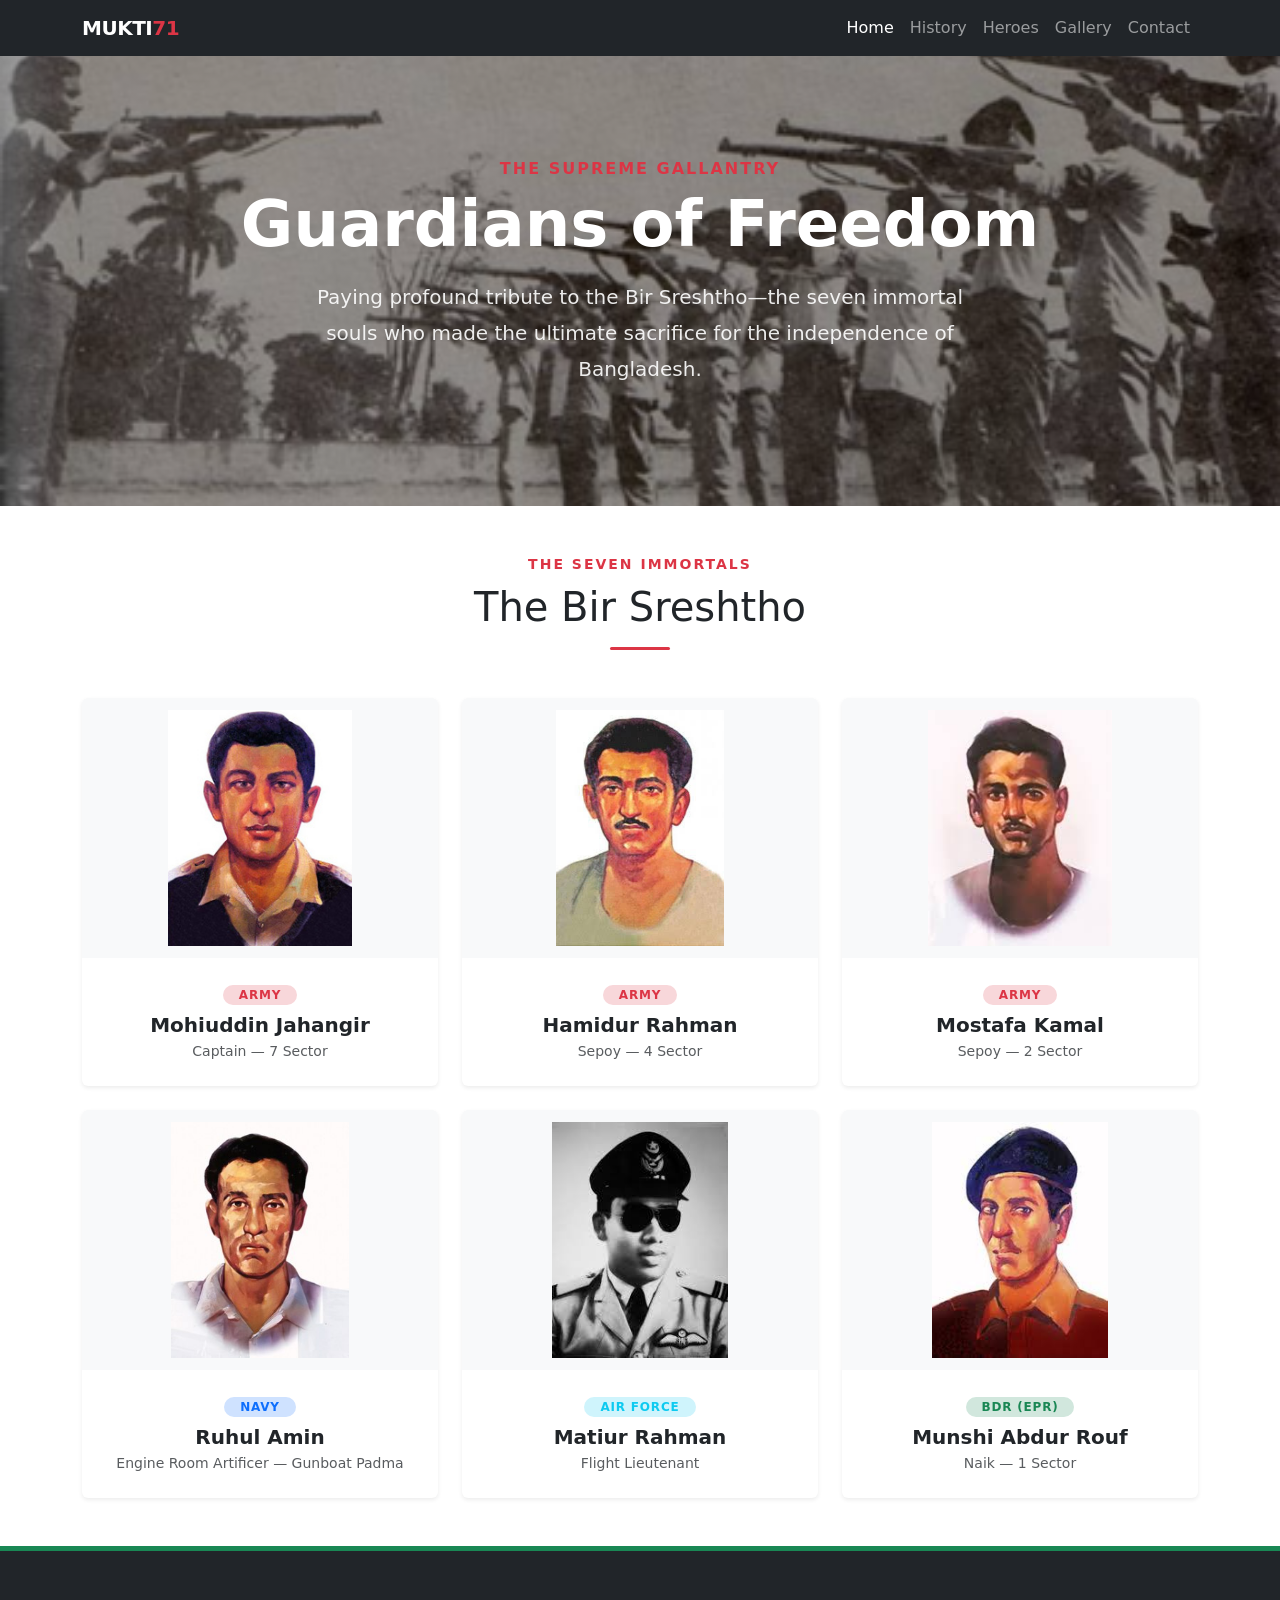
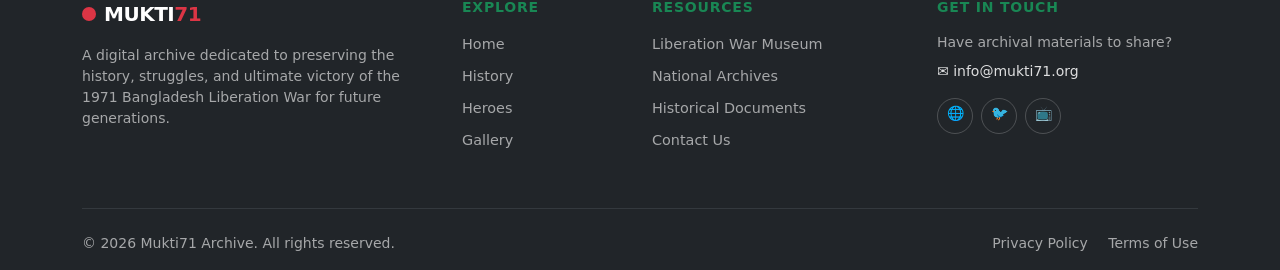
<file: heroes.html>
<!DOCTYPE html>
<html lang="en">

<head>
    <meta charset="UTF-8">
    <meta name="viewport" content="width=device-width, initial-scale=1.0">
     <title>Liberation War</title>
    <link class="link-style" rel="stylesheet" href="css/style.css">
    <link class="link-bootstrap" rel="stylesheet" href="bootstrap-5.3.8-dist/css/bootstrap.min.css">
</head>

<body>

    <nav class="navbar navbar-expand-lg navbar-dark bg-dark sticky-top">
        <div class="container">

            <a class="navbar-brand d-flex align-items-center" href="index.html">
                <span class="fw-bold tracking-tight">MUKTI<span class="text-danger">71</span></span>
            </a>

            <button class="navbar-toggler" type="button" data-bs-toggle="collapse" data-bs-target="#mainNavbar"
                aria-controls="mainNavbar" aria-expanded="false" aria-label="Toggle navigation">
                <span class="navbar-toggler-icon"></span>
            </button>

            <div class="collapse navbar-collapse" id="mainNavbar">
                <ul class="navbar-nav ms-auto mb-2 mb-lg-0">
                    <li class="nav-item">
                        <a class="nav-link active" aria-current="page" href="index.html">Home</a>
                    </li>
                    <li class="nav-item">
                        <a class="nav-link" href="history.html">History</a>
                    </li>
                    <li class="nav-item">
                        <a class="nav-link" href="heroes.html">Heroes</a>
                    </li>
                    <li class="nav-item">
                        <a class="nav-link" href="gallery.html">Gallery</a>
                    </li>
                    <li class="nav-item">
                        <a class="nav-link" href="contact.html">Contact</a>
                    </li>
                </ul>
            </div>

        </div>
    </nav>
    <!-- Heroes Banner Section -->
    <section class="hero-banner-heroes d-flex align-items-center text-center text-white">
        <div class="container py-5">
            <h6 class="text-uppercase text-danger fw-bold mb-2 tracking-widest">
                The Supreme Gallantry
            </h6>
            <h1 class="display-3 fw-bold mb-3">
                Guardians of Freedom
            </h1>
            <p class="lead mx-auto style-p">
                Paying profound tribute to the Bir Sreshtho—the seven immortal souls who made the ultimate sacrifice for the independence of Bangladesh.
            </p>
        </div>
    </section>

    <!-- Main Content Grid -->
    <main class="container py-5">
        <!-- Section Title Area -->
        <div class="text-center mb-5">
            <span class="text-uppercase text-danger fw-bold small tracking-widest d-block mb-2">The Seven Immortals</span>
            <h2 class="fw-extrabold text-dark display-6 mb-3">The Bir Sreshtho</h2>
            <div class="heading-line bg-danger mx-auto"></div>
        </div>

        <!-- Heroes 3-Column Profile Grid -->
        <div class="row g-4 justify-content-center">
            
            <!-- Hero 1: Captain Mohiuddin Jahangir -->
            <div class="col-12 col-md-6 col-lg-4">
                <div class="card h-100 border-0 shadow-sm hero-card">
                    <div class="portrait-container">
                        <img src="images/JahangirBirSresthaMahiuddin.jpg" alt="Captain Mohiuddin Jahangir" class="hero-card-img">
                    </div>
                    <div class="card-body p-4 text-center">
                        <span class="badge bg-danger-subtle text-danger mb-2 px-3 py-1 small fw-bold tracking-wider rounded-pill">ARMY</span>
                        <h4 class="h5 fw-bold text-dark mb-1">Mohiuddin Jahangir</h4>
                        <p class="text-muted small mb-0">Captain — 7 Sector</p>
                    </div>
                </div>
            </div>

            <!-- Hero 2: Sepoy Hamidur Rahman -->
            <div class="col-12 col-md-6 col-lg-4">
                <div class="card h-100 border-0 shadow-sm hero-card">
                    <div class="portrait-container">
                        <img src="images/hamidur.jpg" alt="Sepoy Hamidur Rahman" class="hero-card-img">
                    </div>
                    <div class="card-body p-4 text-center">
                        <span class="badge bg-danger-subtle text-danger mb-2 px-3 py-1 small fw-bold tracking-wider rounded-pill">ARMY</span>
                        <h4 class="h5 fw-bold text-dark mb-1">Hamidur Rahman</h4>
                        <p class="text-muted small mb-0">Sepoy — 4 Sector</p>
                    </div>
                </div>
            </div>

            <!-- Hero 3: Sepoy Mostafa Kamal -->
            <div class="col-12 col-md-6 col-lg-4">
                <div class="card h-100 border-0 shadow-sm hero-card">
                    <div class="portrait-container">
                        <img src="images/Mostafa-Kamal.jpg" alt="Sepoy Mostafa Kamal" class="hero-card-img">
                    </div>
                    <div class="card-body p-4 text-center">
                        <span class="badge bg-danger-subtle text-danger mb-2 px-3 py-1 small fw-bold tracking-wider rounded-pill">ARMY</span>
                        <h4 class="h5 fw-bold text-dark mb-1">Mostafa Kamal</h4>
                        <p class="text-muted small mb-0">Sepoy — 2 Sector</p>
                    </div>
                </div>
            </div>

            <!-- Hero 4: Engine Room Artificer Ruhul Amin -->
            <div class="col-12 col-md-6 col-lg-4">
                <div class="card h-100 border-0 shadow-sm hero-card">
                    <div class="portrait-container">
                        <img src="images/রুহুল-আমিন.jpg" alt="Ruhul Amin" class="hero-card-img">
                    </div>
                    <div class="card-body p-4 text-center">
                        <span class="badge bg-primary-subtle text-primary mb-2 px-3 py-1 small fw-bold tracking-wider rounded-pill">NAVY</span>
                        <h4 class="h5 fw-bold text-dark mb-1">Ruhul Amin</h4>
                        <p class="text-muted small mb-0">Engine Room Artificer — Gunboat Padma</p>
                    </div>
                </div>
            </div>

            <!-- Hero 5: Flight Lieutenant Matiur Rahman -->
            <div class="col-12 col-md-6 col-lg-4">
                <div class="card h-100 border-0 shadow-sm hero-card">
                    <div class="portrait-container">
                        <img src="images/matiur.jpg" alt="Flight Lieutenant Matiur Rahman" class="hero-card-img">
                    </div>
                    <div class="card-body p-4 text-center">
                        <span class="badge bg-info-subtle text-info mb-2 px-3 py-1 small fw-bold tracking-wider rounded-pill">AIR FORCE</span>
                        <h4 class="h5 fw-bold text-dark mb-1">Matiur Rahman</h4>
                        <p class="text-muted small mb-0">Flight Lieutenant</p>
                    </div>
                </div>
            </div>

            <!-- Hero 6: Naik Munshi Abdur Rouf -->
            <div class="col-12 col-md-6 col-lg-4">
                <div class="card h-100 border-0 shadow-sm hero-card">
                    <div class="portrait-container">
                        <img src="images/Abdur-Rouf.jpg" alt="Naik Munshi Abdur Rouf" class="hero-card-img">
                    </div>
                    <div class="card-body p-4 text-center">
                        <span class="badge bg-success-subtle text-success mb-2 px-3 py-1 small fw-bold tracking-wider rounded-pill">BDR (EPR)</span>
                        <h4 class="h5 fw-bold text-dark mb-1">Munshi Abdur Rouf</h4>
                        <p class="text-muted small mb-0">Naik — 1 Sector</p>
                    </div>
                </div>
            </div>

        </div>
    </main>

 
 <footer class="footer-section bg-dark text-white pt-5 pb-3">
        <div class="container">
            <div class="row g-4 mb-5">

                <div class="col-12 col-md-4">
                    <div class="d-flex align-items-center mb-3">
                        <span class="logo-circle me-2"></span>
                        <span class="fw-bold fs-5 tracking-tight">MUKTI<span class="text-danger">71</span></span>
                    </div>
                    <p class="small text-light-50 pe-md-4 mb-0">
                        A digital archive dedicated to preserving the history, struggles, and ultimate victory of the
                        1971 Bangladesh Liberation War for future generations.
                    </p>
                </div>

                <div class="col-6 col-md-2">
                    <h6 class="text-uppercase fw-bold text-success mb-3 small tracking-wider">Explore</h6>
                    <ul class="list-unstyled footer-links mb-0">
                        <li><a href="index.html">Home</a></li>
                        <li><a href="history.html">History</a></li>
                        <li><a href="heroes.html">Heroes</a></li>
                        <li><a href="gallery.html">Gallery</a></li>
                    </ul>
                </div>

                <div class="col-6 col-md-3">
                    <h6 class="text-uppercase fw-bold text-success mb-3 small tracking-wider">Resources</h6>
                    <ul class="list-unstyled footer-links mb-0">
                        <li><a href="#" target="_blank" rel="noopener">Liberation War Museum</a></li>
                        <li><a href="#" target="_blank" rel="noopener">National Archives</a></li>
                        <li><a href="#" target="_blank" rel="noopener">Historical Documents</a></li>
                        <li><a href="contact.html">Contact Us</a></li>
                    </ul>
                </div>

                <div class="col-12 col-md-3">
                    <h6 class="text-uppercase fw-bold text-success mb-3 small tracking-wider">Get in Touch</h6>
                    <p class="small text-light-50 mb-2">Have archival materials to share?</p>
                    <a href="mailto:info@mukti71.org" class="footer-email text-decoration-none d-block mb-3 small">
                        ✉ info@mukti71.org
                    </a>
                    <div class="d-flex gap-2 social-icon-grid">
                        <a href="#" class="social-btn btn btn-sm btn-outline-light rounded-circle"
                            aria-label="Facebook">🌐</a>
                        <a href="#" class="social-btn btn btn-sm btn-outline-light rounded-circle"
                            aria-label="X (Twitter)">🐦</a>
                        <a href="#" class="social-btn btn btn-sm btn-outline-light rounded-circle"
                            aria-label="YouTube">📺</a>
                    </div>
                </div>

            </div>

            <hr class="border-secondary my-4">

            <div class="row align-items-center">
                <div class="col-md-6 text-center text-md-start mb-2 mb-md-0">
                    <p class="mb-0 small text-light-50">
                        &copy; 2026 Mukti71 Archive. All rights reserved.
                    </p>
                </div>
                <div class="col-md-6 text-center text-md-end">
                    <div class="small footer-legal-links">
                        <a href="#" class="text-decoration-none text-light-50 me-3">Privacy Policy</a>
                        <a href="#" class="text-decoration-none text-light-50">Terms of Use</a>
                    </div>
                </div>
            </div>

        </div>
    </footer>

    <script src="bootstrap-5.3.8-dist/js/bootstrap.bundle.min.js"></script>
</body>

</html>
</file>
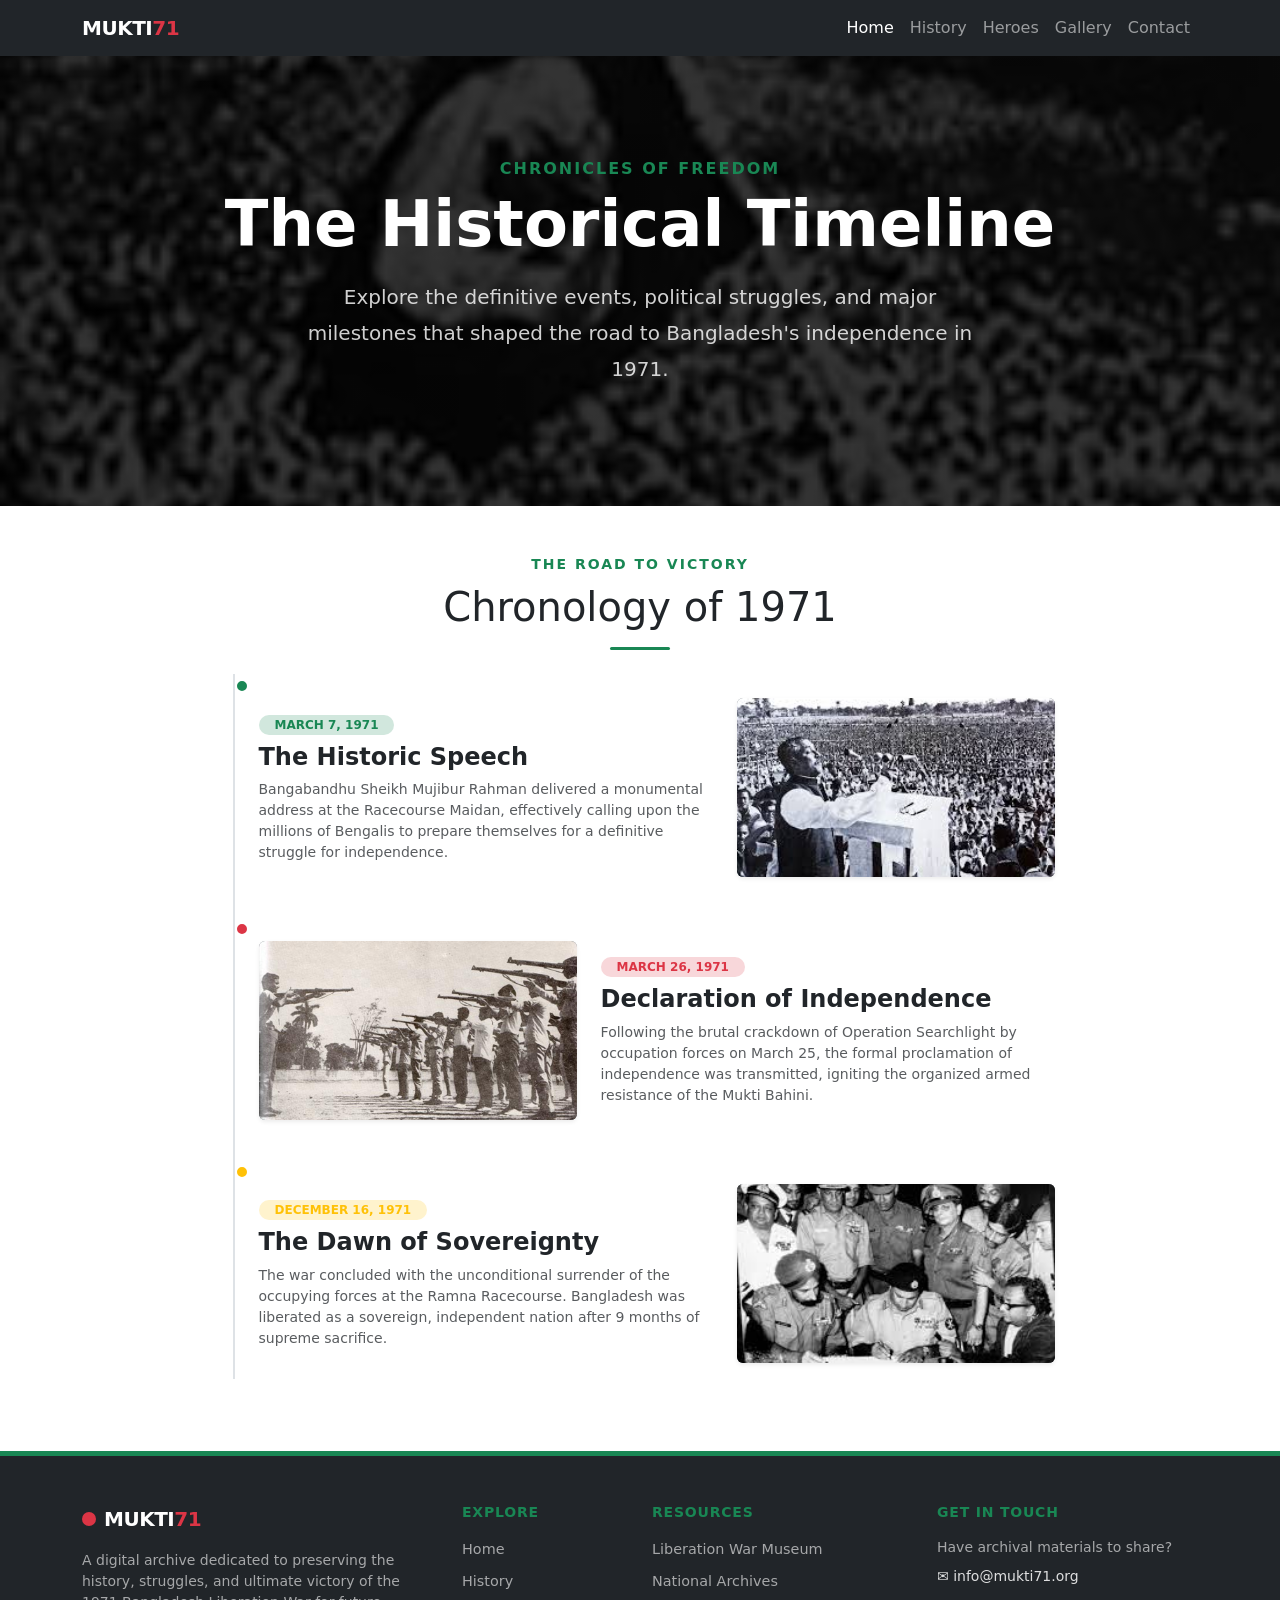
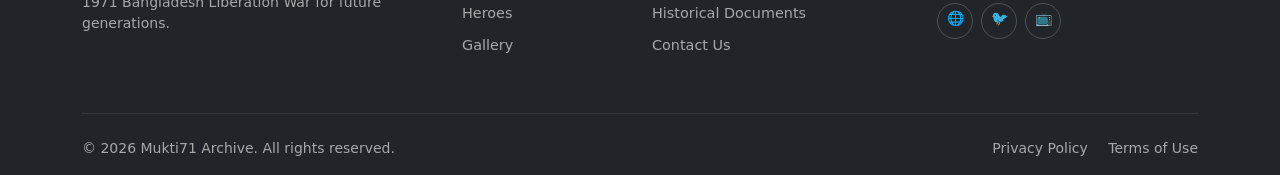
<file: history.html>
<!DOCTYPE html>
<html lang="en">

<head>
    <meta charset="UTF-8">
    <meta name="viewport" content="width=device-width, initial-scale=1.0">
   <title>Liberation War</title>
    <link class="link-style" rel="stylesheet" href="css/style.css">
    <link class="link-bootstrap" rel="stylesheet" href="bootstrap-5.3.8-dist/css/bootstrap.min.css">
</head>

<body>

    <nav class="navbar navbar-expand-lg navbar-dark bg-dark sticky-top">
        <div class="container">

            <a class="navbar-brand d-flex align-items-center" href="index.html">
                <span class="fw-bold tracking-tight">MUKTI<span class="text-danger">71</span></span>
            </a>

            <button class="navbar-toggler" type="button" data-bs-toggle="collapse" data-bs-target="#mainNavbar"
                aria-controls="mainNavbar" aria-expanded="false" aria-label="Toggle navigation">
                <span class="navbar-toggler-icon"></span>
            </button>

            <div class="collapse navbar-collapse" id="mainNavbar">
                <ul class="navbar-nav ms-auto mb-2 mb-lg-0">
                    <li class="nav-item">
                        <a class="nav-link active" aria-current="page" href="index.html">Home</a>
                    </li>
                    <li class="nav-item">
                        <a class="nav-link" href="history.html">History</a>
                    </li>
                    <li class="nav-item">
                        <a class="nav-link" href="heroes.html">Heroes</a>
                    </li>
                    <li class="nav-item">
                        <a class="nav-link" href="gallery.html">Gallery</a>
                    </li>
                    <li class="nav-item">
                        <a class="nav-link" href="contact.html">Contact</a>
                    </li>
                </ul>
            </div>

        </div>
    </nav>

   <section class="hero-banner-history d-flex align-items-center text-center text-white">
    <div class="container py-5">
        <h6 class="text-uppercase text-success fw-bold mb-2 tracking-widest">
            Chronicles of Freedom
        </h6>

        <h1 class="display-3 fw-bold mb-3">
            The Historical Timeline
        </h1>

        <p class="lead mx-auto style-p">
            Explore the definitive events, political struggles, and major milestones that shaped the road to Bangladesh's independence in 1971.
        </p>
    </div>
</section>


   <main class="container py-5">
    <!-- Section Heading -->
    <div class="text-center mb-5">
        <span class="text-uppercase text-success fw-bold small tracking-widest d-block mb-2">The Road to Victory</span>
        <h2 class="fw-extrabold text-dark display-6 mb-3">Chronology of 1971</h2>
        <div class="heading-line mx-auto"></div>
    </div>

    <!-- Timeline Grid Setup -->
    <div class="row justify-content-center">
        <div class="col-lg-10 col-xl-9">
            
            <!-- Custom Styled Timeline Container -->
            <div class="timeline-container position-relative ps-4 ms-2">

                <!-- Milestone Item 1: The Call to Freedom -->
                <div class="timeline-item position-relative mb-5">
                    <!-- Custom Circle Badge from your CSS -->
                    <div class="timeline-badge bg-success"></div>
                    
                    <div class="row g-4 align-items-center">
                        <div class="col-md-7">
                            <span class="badge bg-success-subtle text-success mb-2 px-3 py-1 fw-bold rounded-pill">MARCH 7, 1971</span>
                            <h3 class="h4 fw-bold text-dark mb-2">The Historic Speech</h3>
                            <p class="text-muted mb-0 small">
                                Bangabandhu Sheikh Mujibur Rahman delivered a monumental address at the Racecourse Maidan, effectively calling upon the millions of Bengalis to prepare themselves for a definitive struggle for independence.
                            </p>
                        </div>
                        <div class="col-md-5">
                            <div class="ratio ratio-16x9 bg-secondary rounded shadow-sm overflow-hidden">
                                <img src="/images/speech.jpg" alt="7th March Speech" class="w-100 h-100 object-cover">
                            </div>
                        </div>
                    </div>
                </div>

                <!-- Milestone Item 2: Resistance Begins -->
                <div class="timeline-item position-relative mb-5">
                    <div class="timeline-badge bg-danger"></div>
                    
                    <div class="row g-4 align-items-center flex-md-row-reverse">
                        <div class="col-md-7">
                            <span class="badge bg-danger-subtle text-danger mb-2 px-3 py-1 fw-bold rounded-pill">MARCH 26, 1971</span>
                            <h3 class="h4 fw-bold text-dark mb-2">Declaration of Independence</h3>
                            <p class="text-muted mb-0 small">
                                Following the brutal crackdown of Operation Searchlight by occupation forces on March 25, the formal proclamation of independence was transmitted, igniting the organized armed resistance of the Mukti Bahini.
                            </p>
                        </div>
                        <div class="col-md-5">
                            <div class="ratio ratio-16x9 bg-secondary rounded shadow-sm overflow-hidden">
                                <img src="/images/Mukti-Bahini.jpg" alt="Mukti Bahini Guerrillas" class="w-100 h-100 object-cover">
                            </div>
                        </div>
                    </div>
                </div>

                <!-- Milestone Item 3: Ultimate Victory -->
                <div class="timeline-item position-relative mb-4">
                    <div class="timeline-badge bg-warning"></div>
                    
                    <div class="row g-4 align-items-center">
                        <div class="col-md-7">
                            <span class="badge bg-warning-subtle text-warning mb-2 px-3 py-1 fw-bold rounded-pill">DECEMBER 16, 1971</span>
                            <h3 class="h4 fw-bold text-dark mb-2">The Dawn of Sovereignty</h3>
                            <p class="text-muted mb-0 small">
                                The war concluded with the unconditional surrender of the occupying forces at the Ramna Racecourse. Bangladesh was liberated as a sovereign, independent nation after 9 months of supreme sacrifice.
                            </p>
                        </div>
                        <div class="col-md-5">
                            <div class="ratio ratio-16x9 bg-secondary rounded shadow-sm overflow-hidden">
                                <img src="/images/Signing.jpg" alt="Signing of Surrender Document" class="w-100 h-100 object-cover">
                            </div>
                        </div>
                    </div>
                </div>

            </div> <!-- End Timeline Container -->

        </div>
    </div>
</main>
 <footer class="footer-section bg-dark text-white pt-5 pb-3">
        <div class="container">
            <div class="row g-4 mb-5">

                <div class="col-12 col-md-4">
                    <div class="d-flex align-items-center mb-3">
                        <span class="logo-circle me-2"></span>
                        <span class="fw-bold fs-5 tracking-tight">MUKTI<span class="text-danger">71</span></span>
                    </div>
                    <p class="small text-light-50 pe-md-4 mb-0">
                        A digital archive dedicated to preserving the history, struggles, and ultimate victory of the
                        1971 Bangladesh Liberation War for future generations.
                    </p>
                </div>

                <div class="col-6 col-md-2">
                    <h6 class="text-uppercase fw-bold text-success mb-3 small tracking-wider">Explore</h6>
                    <ul class="list-unstyled footer-links mb-0">
                        <li><a href="index.html">Home</a></li>
                        <li><a href="history.html">History</a></li>
                        <li><a href="heroes.html">Heroes</a></li>
                        <li><a href="gallery.html">Gallery</a></li>
                    </ul>
                </div>

                <div class="col-6 col-md-3">
                    <h6 class="text-uppercase fw-bold text-success mb-3 small tracking-wider">Resources</h6>
                    <ul class="list-unstyled footer-links mb-0">
                        <li><a href="#" target="_blank" rel="noopener">Liberation War Museum</a></li>
                        <li><a href="#" target="_blank" rel="noopener">National Archives</a></li>
                        <li><a href="#" target="_blank" rel="noopener">Historical Documents</a></li>
                        <li><a href="contact.html">Contact Us</a></li>
                    </ul>
                </div>

                <div class="col-12 col-md-3">
                    <h6 class="text-uppercase fw-bold text-success mb-3 small tracking-wider">Get in Touch</h6>
                    <p class="small text-light-50 mb-2">Have archival materials to share?</p>
                    <a href="mailto:info@mukti71.org" class="footer-email text-decoration-none d-block mb-3 small">
                        ✉ info@mukti71.org
                    </a>
                    <div class="d-flex gap-2 social-icon-grid">
                        <a href="#" class="social-btn btn btn-sm btn-outline-light rounded-circle"
                            aria-label="Facebook">🌐</a>
                        <a href="#" class="social-btn btn btn-sm btn-outline-light rounded-circle"
                            aria-label="X (Twitter)">🐦</a>
                        <a href="#" class="social-btn btn btn-sm btn-outline-light rounded-circle"
                            aria-label="YouTube">📺</a>
                    </div>
                </div>

            </div>

            <hr class="border-secondary my-4">

            <div class="row align-items-center">
                <div class="col-md-6 text-center text-md-start mb-2 mb-md-0">
                    <p class="mb-0 small text-light-50">
                        &copy; 2026 Mukti71 Archive. All rights reserved.
                    </p>
                </div>
                <div class="col-md-6 text-center text-md-end">
                    <div class="small footer-legal-links">
                        <a href="#" class="text-decoration-none text-light-50 me-3">Privacy Policy</a>
                        <a href="#" class="text-decoration-none text-light-50">Terms of Use</a>
                    </div>
                </div>
            </div>

        </div>
    </footer>

    <script src="bootstrap-5.3.8-dist/js/bootstrap.bundle.min.js"></script>
</body>

</html>
</file>
<file: css/style.css>
.navbar-brand {
    font-size: 1.4rem;
    letter-spacing: 1px;
}

.logo-circle {
    width: 14px;
    height: 14px;
    background-color: #dc3545;
    border-radius: 50%;
    display: inline-block;
}

.tracking-tight {
    letter-spacing: -0.5px;
}

.navbar-dark .navbar-nav .nav-link {
    font-weight: 500;
    transition: color 0.2s ease-in-out;
}

.navbar-dark .navbar-nav .nav-link:hover {
    color: #ffc107;
}

.hero-banner {
    background-image: linear-gradient(rgba(0, 0, 0, 0.7), rgba(0, 0, 0, 0.7)),
     url(/images/banner1.jpg);
    background-size: cover;
    background-position: center;
    background-repeat: no-repeat;
    min-height: 500px;
}

.style-p {
    max-width: 700px;
}

.fact-card {
    transition: transform 0.25s cubic-bezier(0.4, 0, 0.2, 1), box-shadow 0.25s ease;
    border-radius: 12px;
    background-color: #ffffff;
}

.fact-card:hover {
    transform: translateY(-6px);
    box-shadow: 0 0.75rem 1.5rem rgba(0, 0, 0, 0.08) !important;
}

.fact-icon {
    font-size: 2rem;
}

.hero-profile-card {
    transition: transform 0.2s ease;
}

.hero-profile-card:hover {
    transform: translateY(-3px);
}

.hero-image-placeholder {
    min-height: 180px;
}

.gallery-thumb {
    cursor: pointer;
    transition: opacity 0.2s ease;
}

.gallery-thumb:hover {
    opacity: 0.85;
}

.timeline-container {
    border-left: 2px solid #dee2e6;
}

.timeline-item {
    padding-bottom: 1rem;
}

.timeline-badge {
    width: 14px;
    height: 14px;
    border-radius: 50%;
    position: absolute;
    left: -24px;
    top: 5px;
    border: 2px solid #ffffff;
}

.icon-shape {
    width: 56px;
    height: 56px;
    font-size: 1.5rem;
    border-radius: 50%;
    display: flex;
    align-items: center;
    justify-content: center;
}

.hero-card {
    border-radius: 12px;
    overflow: hidden;
    transition: transform 0.2s ease, box-shadow 0.2s ease;
}

.hero-card:hover {
    transform: translateY(-4px);
    box-shadow: 0 0.5rem 1rem rgba(0, 0, 0, 0.1) !important;
}

.portrait-container {
    position: relative;
    width: 100%;
    height: 260px;
    overflow: hidden;
}

.hero-card-img {
    width: 100%;
    height: 100%;
    object-fit: contain;
    background-color: #f8f9fa;
    padding: 12px;
}

.tracking-wider {
    letter-spacing: 0.8px;
}

.gallery-card {
    transition: transform 0.25s cubic-bezier(0.4, 0, 0.2, 1), box-shadow 0.25s ease;
    border-radius: 12px;
}

.gallery-card:hover {
    transform: translateY(-5px);
    box-shadow: 0 0.75rem 1.5rem rgba(0, 0, 0, 0.08) !important;
}

.ratio span {
    font-size: 0.85rem;
    letter-spacing: 0.5px;
}

.footer-section {
    border-top: 5px solid #198754;
}

.text-light-50 {
    color: rgba(255, 255, 255, 0.6) !important;
}

.footer-links li {
    margin-bottom: 8px;
}

.footer-links a {
    color: rgba(255, 255, 255, 0.6);
    text-decoration: none;
    font-size: 0.9rem;
    transition: transform 0.2s ease, color 0.2s ease;
    display: inline-block;
}

.footer-links a:hover {
    color: #ffc107 !important;
    transform: translateX(4px);
}

.footer-email {
    color: rgba(255, 255, 255, 0.85);
    font-weight: 500;
    transition: color 0.2s ease;
}

.footer-email:hover {
    color: #ffc107 !important;
}

.social-btn {
    width: 36px;
    height: 36px;
    display: flex;
    align-items: center;
    justify-content: center;
    font-size: 0.9rem;
    border-color: rgba(255, 255, 255, 0.2) !important;
    transition: background-color 0.2s ease, border-color 0.2s ease;
}

.social-btn:hover {
    background-color: #198754 !important;
    border-color: #198754 !important;
}

.footer-legal-links a:hover {
    color: #ffffff !important;
}

.fw-extrabold {
    font-weight: 800;
}

.tracking-widest {
    letter-spacing: 2px;
}

.heading-line {
    width: 60px;
    height: 3px;
    background-color: #198754;
    border-radius: 2px;
}

.professional-fact-card {
    border-radius: 16px;
    background: #ffffff;
    transition: transform 0.3s cubic-bezier(0.16, 1, 0.3, 1), box-shadow 0.3s ease;
}

.professional-fact-card::before {
    content: '';
    position: absolute;
    top: 0;
    left: 0;
    width: 4px;
    height: 100%;
    background-color: transparent;
    transition: background-color 0.3s ease;
}

.professional-fact-card:hover {
    transform: translateY(-8px);
    box-shadow: 0 1rem 2.5rem rgba(0, 0, 0, 0.06) !important;
}

.col-lg-3:nth-child(1) .professional-fact-card:hover::before { background-color: #198754; }
.col-lg-3:nth-child(2) .professional-fact-card:hover::before { background-color: #dc3545; }
.col-lg-3:nth-child(3) .professional-fact-card:hover::before { background-color: #ffc107; }
.col-lg-3:nth-child(4) .professional-fact-card:hover::before { background-color: #0d6efd; }

.icon-box {
    width: 48px;
    height: 48px;
    font-size: 1.35rem;
    border-radius: 12px;
    display: flex;
    align-items: center;
    justify-content: center;
    font-weight: normal;
}

.font-numeric {
    font-family: system-ui, -apple-system, "Segoe UI", Roboto, sans-serif;
    letter-spacing: -1px;
}

.hero-banner-history {
    background-image: linear-gradient(rgba(0, 0, 0, 0.8), rgba(0, 0, 0, 0.8)),
     url(/images/history.jpg);
    background-size: cover;
    background-position: center;
    background-repeat: no-repeat;
    min-height: 450px;
}

.hero-banner-history .style-p {
    max-width: 700px;
    color: rgba(255, 255, 255, 0.9) !important;
}

@media (max-width: 768px) {
    .hero-banner-history {
        min-height: 350px;
    }
}

.object-cover {
    object-fit: cover !important;
}

.pro-hero-card {
    border-radius: 16px;
    overflow: hidden;
    background-color: #1e293b;
    box-shadow: 0 4px 20px rgba(0, 0, 0, 0.08);
    transition: transform 0.4s cubic-bezier(0.16, 1, 0.3, 1), box-shadow 0.4s ease;
}

.pro-portrait-wrapper {
    position: relative;
    width: 100%;
    height: 380px;
    overflow: hidden;
}

.pro-hero-img {
    width: 100%;
    height: 100%;
    object-fit: cover;
    transition: transform 0.6s cubic-bezier(0.16, 1, 0.3, 1);
}

.pro-card-overlay {
    position: absolute;
    bottom: 0;
    left: 0;
    right: 0;
    height: 60%;
    background: linear-gradient(to top, rgba(15, 23, 42, 0.95) 0%, rgba(15, 23, 42, 0.6) 50%, rgba(15, 23, 42, 0) 100%);
    display: flex;
    align-items: flex-end;
    padding: 24px;
    z-index: 2;
}

.pro-hero-card:hover {
    transform: translateY(-8px);
    box-shadow: 0 12px 30px rgba(0, 0, 0, 0.16) !important;
}

.pro-hero-card:hover .pro-hero-img {
    transform: scale(1.06);
}

.hero-banner-heroes {
    background-image: linear-gradient(rgba(0, 0, 0, 0.4), rgba(0, 0, 0, 0.4)),
     url(/images/Mukti-Bahini.jpg); 
    background-size: cover;
    background-position: center;
    background-repeat: no-repeat;
    min-height: 450px;
}

.hero-banner-contact {
    background-image: linear-gradient(rgba(0, 0, 0, 0.8), rgba(0, 0, 0, 0.8)),
     url(/images/map.jpg);
    background-size: cover;
    background-position: center;
    background-repeat: no-repeat;
    min-height: 400px;
}

.contact-form-card {
    background-color: #ffffff;
    border: 1px solid rgba(0, 0, 0, 0.04) !important;
}

.custom-input {
    border: 2px solid #f1f5f9 !important;
    background-color: #f8fafc !important;
    border-radius: 10px !important;
    font-size: 0.95rem !important;
}
.gallery-banner {
    background: linear-gradient(180deg, rgba(15, 23, 42, 0.85) 0%, rgba(15, 23, 42, 0.7) 100%), 
                url(/images/Celebrating.webp) no-repeat center center;
    background-size: cover;
    background-attachment: fixed; /* Parallax effect for premium depth */
    min-height: 65vh;             /* Increased height for dominant visual presence */
    padding: 100px 0;             /* Generous padding prevents vertical cramping */
}

.gallery-title-underliner {
    height: 4px;
    width: 60px;
    background-color: #dc3545;     /* Matches your MUKTI71 red accent brand color */
    margin: 20px auto 0 auto;
    border-radius: 2px;
}

.tracking-wide {
    letter-spacing: 3px;
}

.style-p {
    font-size: 1.15rem;
    line-height: 1.8;
    opacity: 0.9;
}
/* Filter Navigation Customization */
#galleryFilter .nav-link {
    transition: all 0.3s cubic-bezier(0.16, 1, 0.3, 1);
    font-size: 0.9rem;
    font-weight: 500;
}
#galleryFilter .nav-link.active {
    background-color: #198754 !important; /* Matches Bootstrap success green */
    color: #ffffff !important;
}

/* Premium Card Styles */
.archive-card {
    transition: transform 0.4s ease, box-shadow 0.4s ease;
    background: #ffffff;
}
.archive-card:hover {
    transform: translateY(-6px);
    box-shadow: 0 15px 30px rgba(0, 0, 0, 0.08) !important;
}

/* Card Zoom Interactivity */
.img-hover-container {
    height: 240px; /* Forces equal grid image container sizes */
    background-color: #f8f9fa;
}
.gallery-img {
    width: 100%;
    height: 100%;
    object-fit: cover; /* Prevents raw asset image stretching */
    transition: transform 0.6s cubic-bezier(0.16, 1, 0.3, 1);
}
.archive-card:hover .gallery-img {
    transform: scale(1.08);
}
.gallery-img {
    filter: grayscale(15%) contrast(105%);
}
</file>
